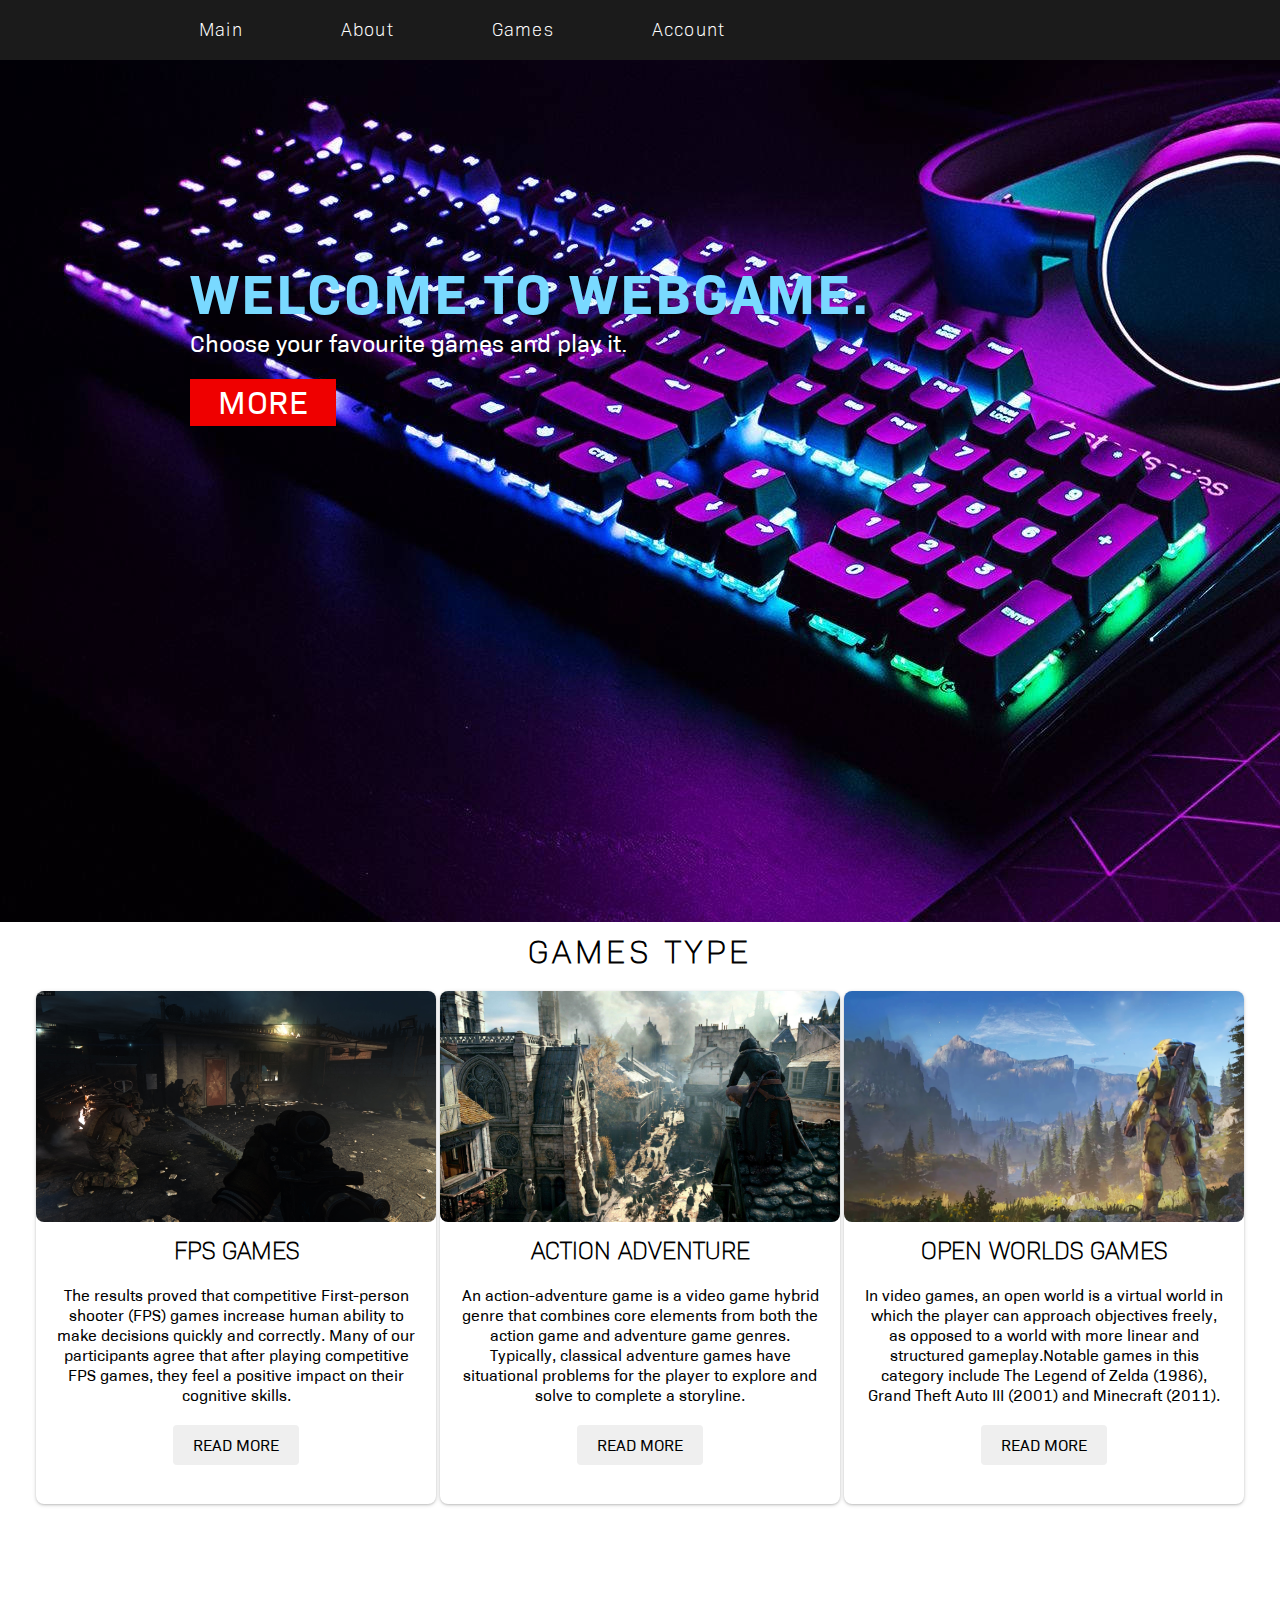
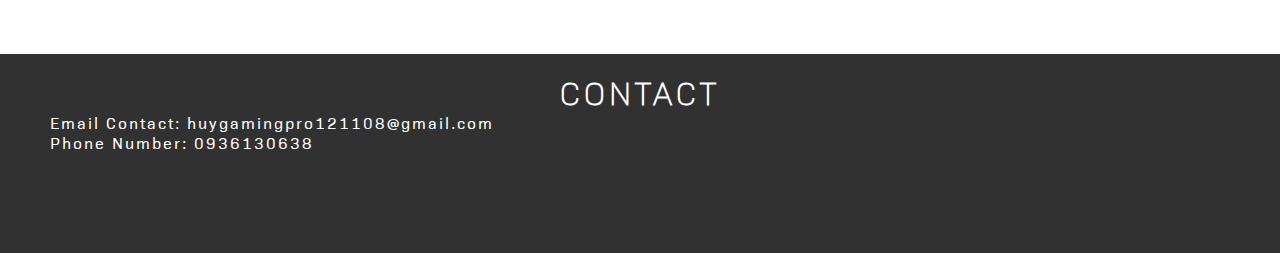
<file: index.html>
<!DOCTYPE html>
<html lang="en">

<head>
    <meta charset="UTF-8">
    <meta name="viewport" content="width=device-width, initial-scale=1.0">
    <title>Project Nexus</title>
    <link rel="stylesheet" href="./Assets/customize/header.css">
    <link rel="stylesheet" href="./Assets/customize/main.css">
    <link rel="stylesheet" href="./Assets/customize/footer.css">
</head>

<body>
    <div class="container">
        <nav>
            <ul class="menu">
                <li><a href="index.html">Main</a></li>
                <li><a href="about.html">About</a></li>
                <li><a href="games.html">Games</a>
                    <ul class="first-level-menu">
                        <li><a href="games.html">Open World</a></li>
                        <li><a href="games.html">Adven-Ac </a></li>
                        <li><a href="games.html">First Person</a>
                            <ul class="second-level-menu">
                                <li><a href="games.html">Call of Duty</a></li>
                                <li><a href="games.html">Counter-Strike</a></li>
                                <li><a href="">UI_OPTIONS_06</a></li>
                                <li><a href="">UI_OPTIONS_07</a></li>
                                <li><a href="">UI_OPTIONS_08</a></li>
                            </ul>
                        </li>
                    </ul>
                </li>
                <li><a href="">Account</a>
                    <ul class="second-level-menu">
                        <li><a href="sign-in.html">Login</a></li>
                        <li><a href="sign-up.html">Register</a></li>
                    </ul>
                </li>
            </ul>
        </nav>
        <div class="main-background">
            <h3>WELCOME TO WEBGAME.</h3>
            <p>
                Choose your favourite games and play it.
            </p>
            <a href="sign-in.html">MORE</a>
        </div>
    </div>
    <div class="game-type-introduce">
        <div>
            <h2>GAMES TYPE</h2>
        </div>
        <div class="box">
            <div class="card">
                <img src="./Assets/img/fps-game-001.jpg" alt="">
                <h3>FPS GAMES</h3>
                <p>The results proved that competitive First-person shooter (FPS) games increase human ability to make
                    decisions quickly and correctly. Many of our participants agree that after playing competitive FPS
                    games, they feel a positive impact on their cognitive skills.</p>
                <a href=""><button>READ MORE</button></a>
            </div>
            <div class="card">
                <img src="./Assets/img/ac-ad-game-001.jpg" alt="">
                <h3>ACTION ADVENTURE</h3>
                <p>An action-adventure game is a video game hybrid genre that combines core elements from both the
                    action game and adventure game genres.
                    Typically, classical adventure games have situational problems for the player to explore and solve
                    to complete a storyline. </p>
                <a href=""><button>READ MORE</button></a>
            </div>
            <div class="card">
                <img src="./Assets/img/open-world-game-001.jpg" alt="">
                <h3>OPEN WORLDS GAMES</h3>
                <p>In video games, an open world is a virtual world in which the player can approach objectives freely,
                 as opposed to a world with more linear and structured gameplay.Notable games in this category include The Legend of Zelda (1986), Grand Theft Auto III (2001) and Minecraft (2011).</p>
                <a href=""><button>READ MORE</button></a>
            </div>
        </div>
    </div>
    <div class="footer">
        <h2>CONTACT</h2>
        <p>Email Contact: huygamingpro121108@gmail.com</p>
        <p>Phone Number: 0936130638</p>
    </div>

    <script src="./Assets/JS/script.js"></script>
</body>

</html>
</file>
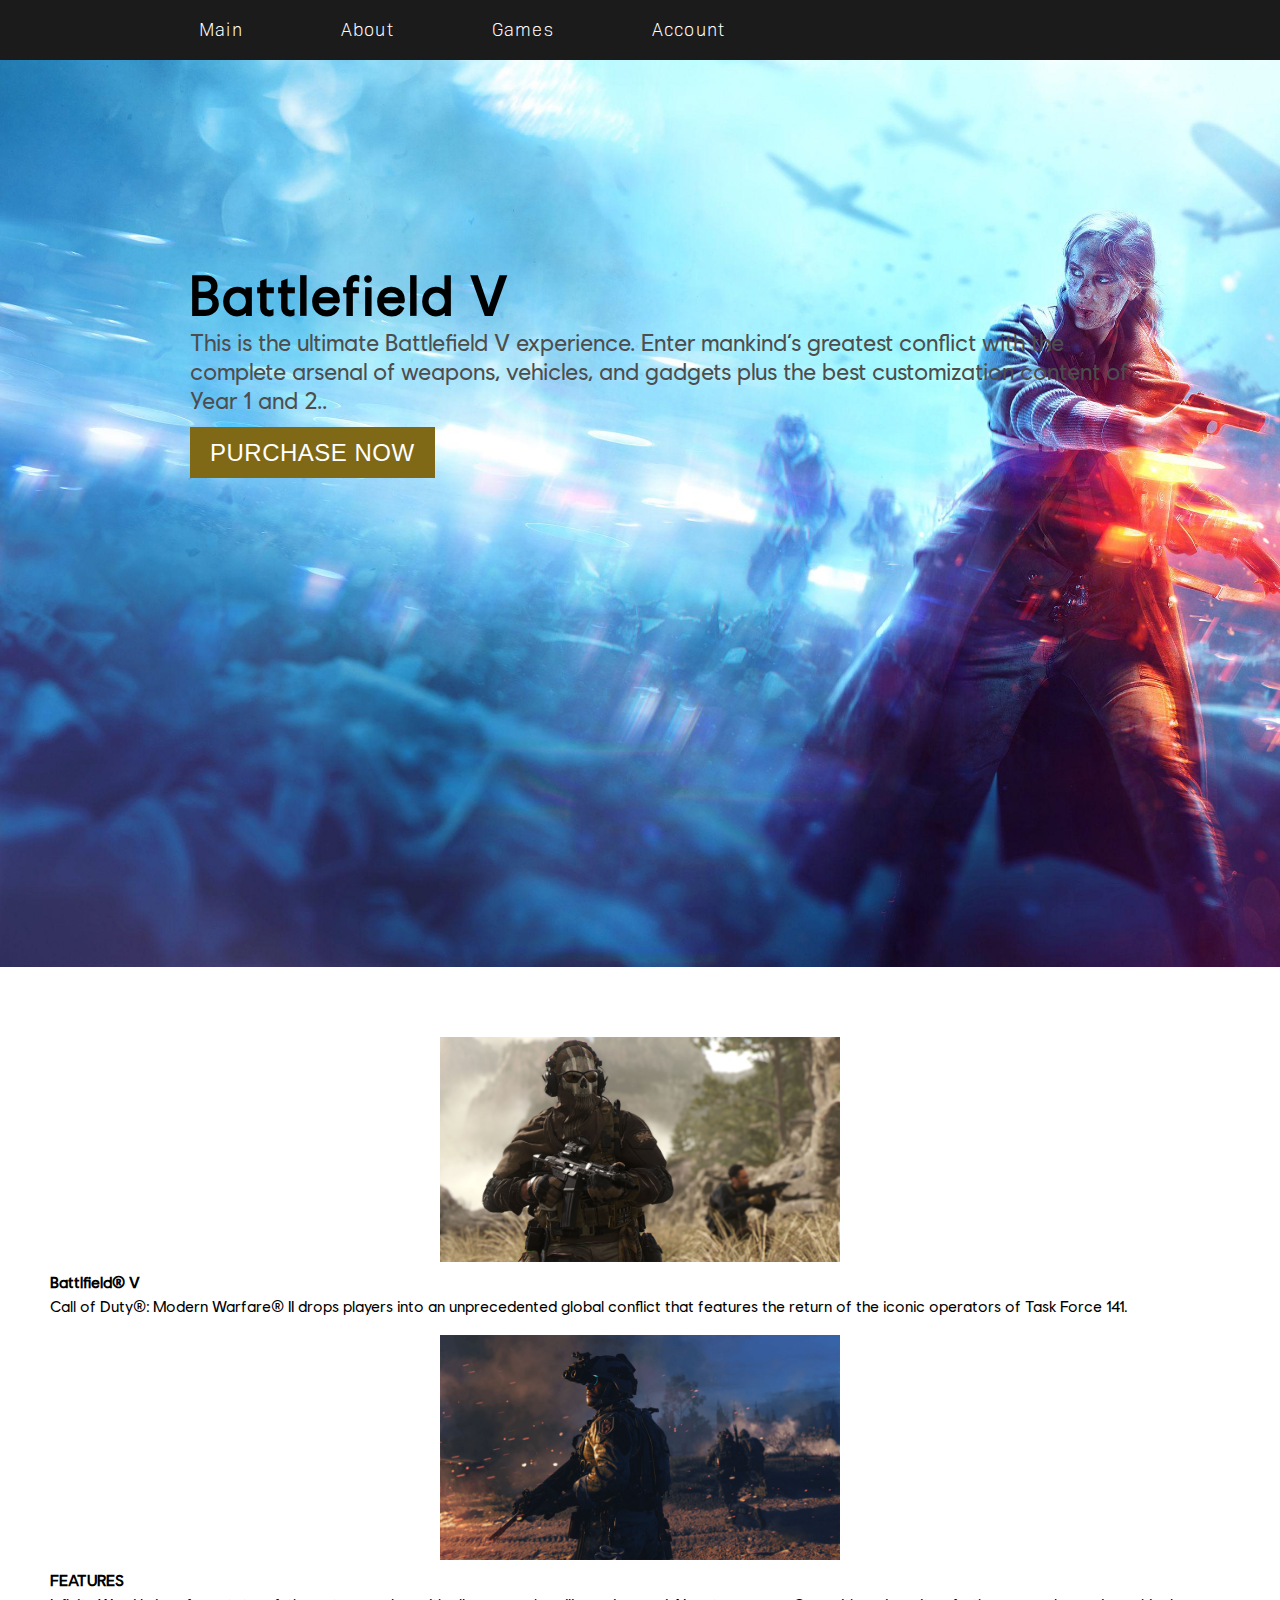
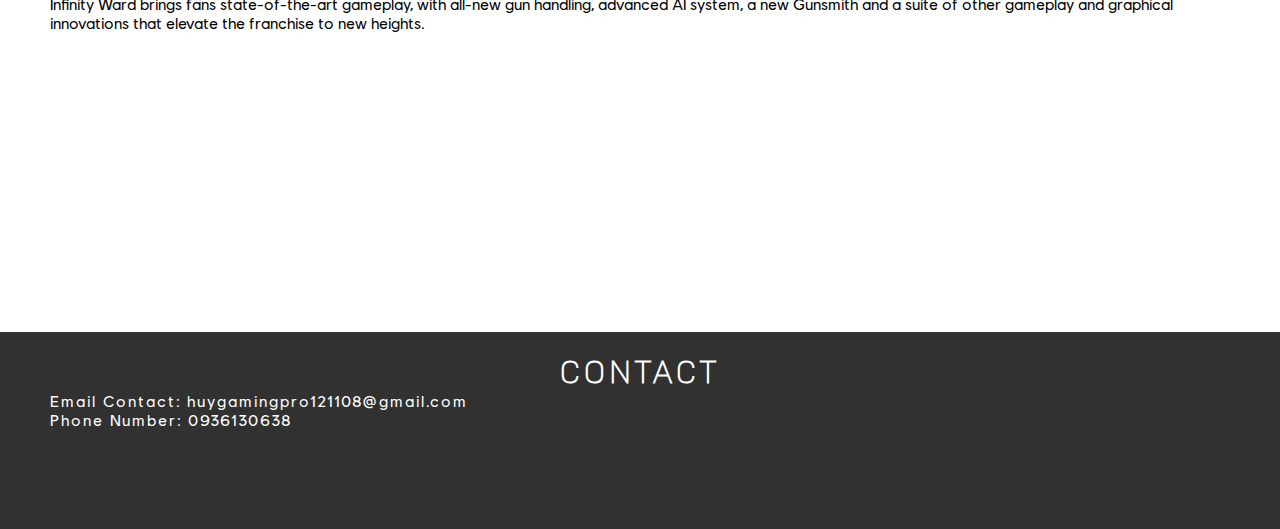
<file: games-battlefield-V.html>
<!DOCTYPE html>
<html lang="en">

<head>
    <meta charset="UTF-8">
    <meta name="viewport" content="width=device-width, initial-scale=1.0">
    <title>Project Nexus</title>
    <link rel="stylesheet" href="./Assets/customize/header.css">
    <link rel="stylesheet" href="./Assets/customize/games-battlefield-V.css">
    <link rel="stylesheet" href="./Assets/customize/footer.css">
</head>

<body>
    <div class="container">
        <nav>
            <ul class="menu">
                <li><a href="index.html">Main</a></li>
                <li><a href="about.html">About</a></li>
                <li><a href="games.html">Games</a>
                    <ul class="first-level-menu">
                        <li><a href="games.html">Open World</a></li>
                        <li><a href="games.html">Adven-Ac </a></li>
                        <li><a href="games.htmlgames.html">First Person</a>
                            <ul class="second-level-menu">
                                <li><a href="games.html">Call of Duty</a></li>
                                <li><a href="games.html">Counter-Strike</a></li>
                                <li><a href="games.html">UI_OPTIONS_06</a></li>
                                <li><a href="games.html">UI_OPTIONS_07</a></li>
                                <li><a href="games.html">UI_OPTIONS_08</a></li>
                            </ul>
                        </li>
                    </ul>
                </li>
                <li><a href="">Account</a>
                    <ul class="second-level-menu">
                        <li><a href="sign-in.html">Login</a></li>
                        <li><a href="sign-up.html">Register</a></li>
                    </ul>
                </li>
            </ul>
        </nav>
        <div class="main-background">
            <h3>Battlefield V</h3>
            <p style="padding-right:150px;">
                This is the ultimate Battlefield V experience. Enter mankind’s greatest conflict with the complete arsenal of weapons, vehicles, and gadgets plus the best customization content of Year 1 and 2..
            </p>
            <a href="">PURCHASE NOW</a>
        </div>
    </div>
    <div>
    <div class="A12B">
            <div class="promotion-box">
                <img src="./Assets/img/Modern-Warfare-II/new_era-mw2.jpg" alt="" class="picture-promo">
                <h4>Battlfield® V</h4>
                <p>Call of Duty®: Modern Warfare® II drops players into an unprecedented global conflict that features the return of the iconic operators of Task Force 141.</p>
            </div>
            <div class="promotion-box">
                <img src="./Assets/img/Modern-Warfare-II/new_era-features.jpg" alt="" class="picture-promo">
                <h4>FEATURES</h4>
                <p>Infinity Ward brings fans state-of-the-art gameplay, with all-new gun handling, advanced AI system, a new Gunsmith and a suite of other gameplay and graphical innovations that elevate the franchise to new heights.
                 </p>
            </div>
        </div>
    <div class="footer">
        <h2>CONTACT</h2>
        <p>Email Contact: huygamingpro121108@gmail.com</p>
        <p>Phone Number: 0936130638</p>
    </div>
</body>
</file>
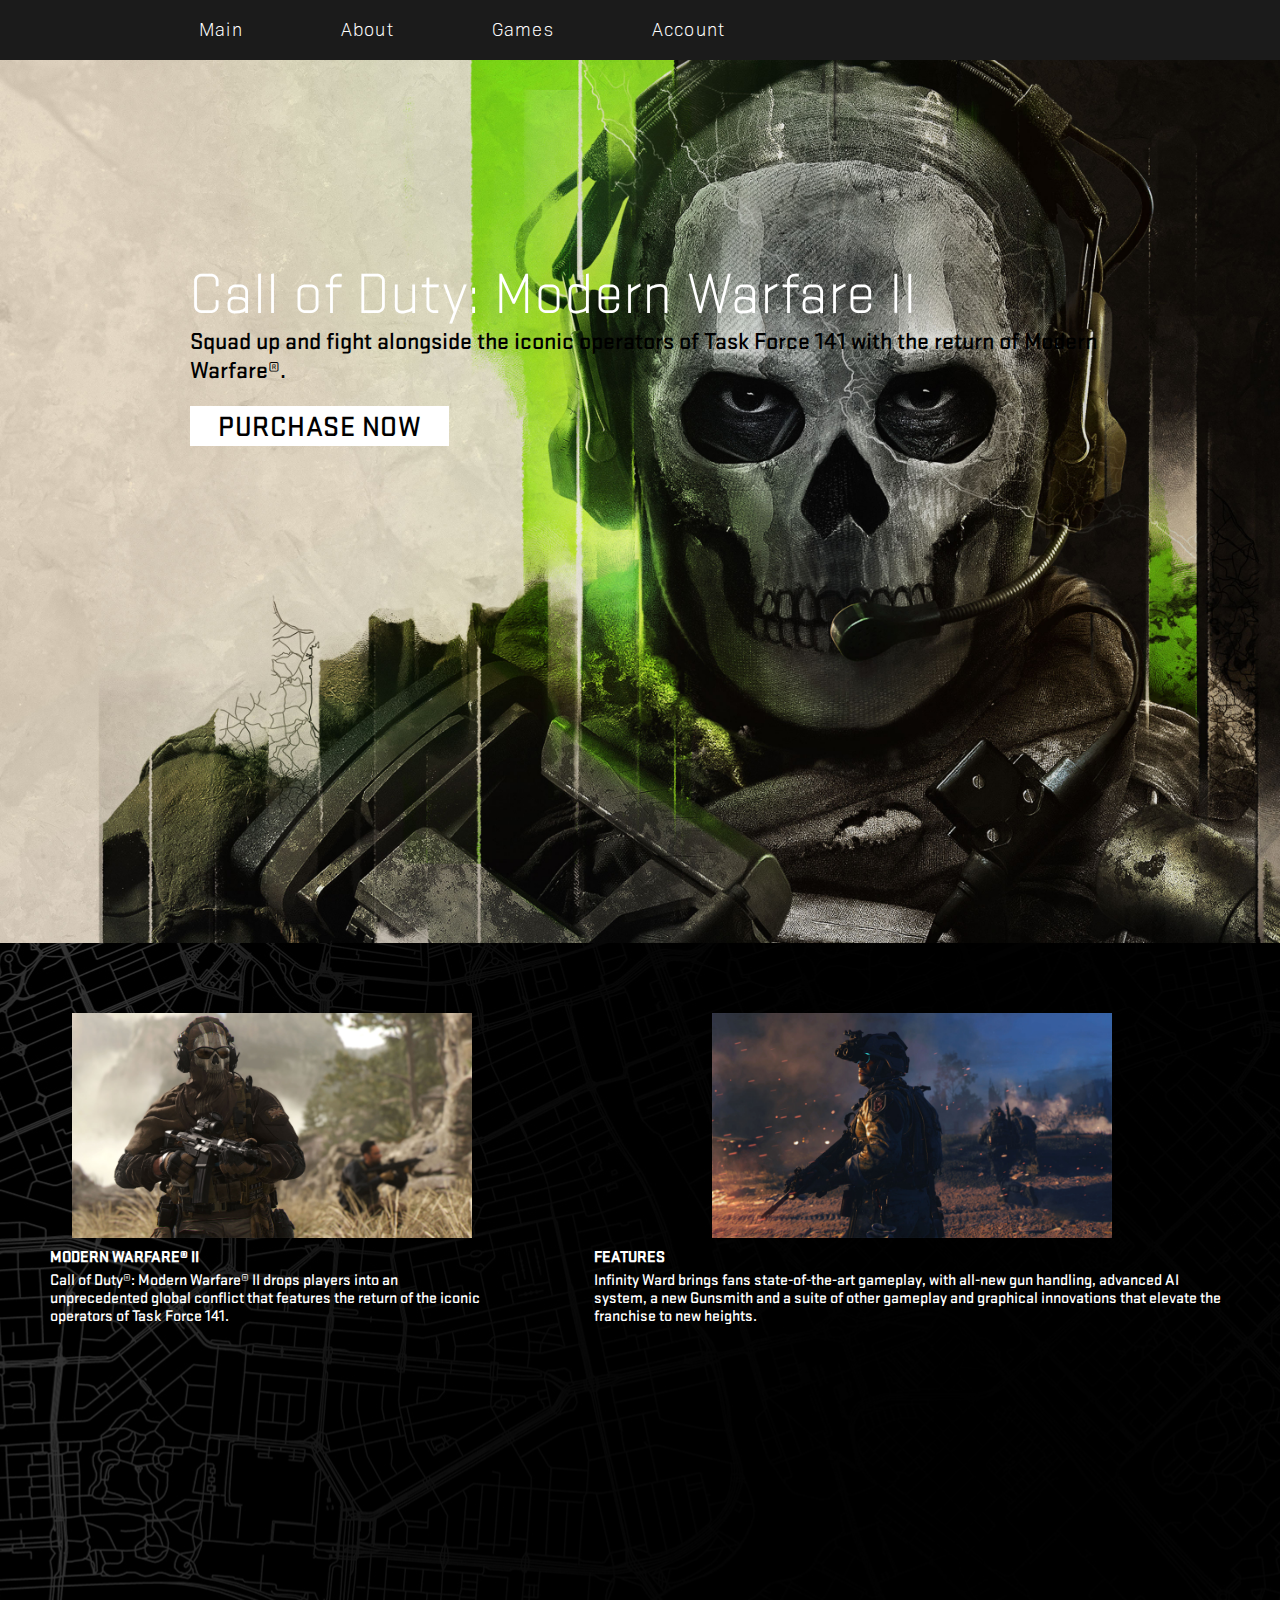
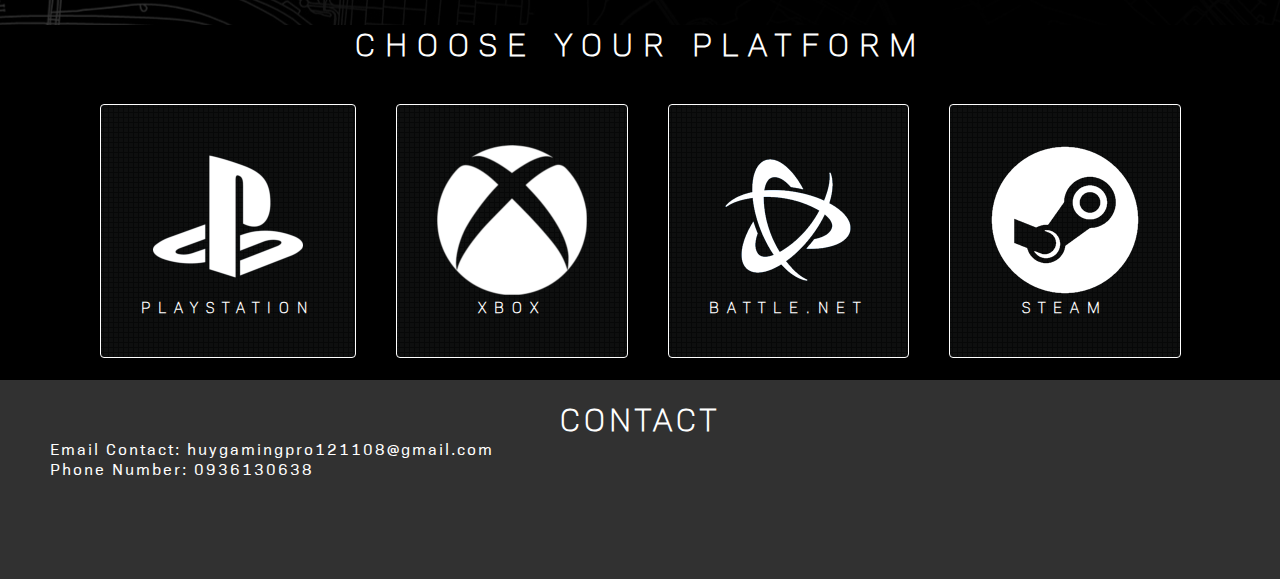
<file: games-modernwarfare-II.html>
<!DOCTYPE html>
<html lang="en">

<head>
    <meta charset="UTF-8">
    <meta name="viewport" content="width=device-width, initial-scale=1.0">
    <title>Project Nexus</title>
    <link rel="stylesheet" href="./Assets/customize/header.css">
    <link rel="stylesheet" href="./Assets/customize/games-modern-warfare-II.css">
    <link rel="stylesheet" href="./Assets/customize/footer.css">
</head>

<body>
    <div class="container">
        <nav>
            <ul class="menu">
                <li><a href="index.html">Main</a></li>
                <li><a href="about.html">About</a></li>
                <li><a href="games.html">Games</a>
                    <ul class="first-level-menu">
                        <li><a href="games.html">Open World</a></li>
                        <li><a href="games.html">Adven-Ac </a></li>
                        <li><a href="games.htmlgames.html">First Person</a>
                            <ul class="second-level-menu">
                                <li><a href="games.html">Call of Duty</a></li>
                                <li><a href="games.html">Counter-Strike</a></li>
                                <li><a href="games.html">UI_OPTIONS_06</a></li>
                                <li><a href="games.html">UI_OPTIONS_07</a></li>
                                <li><a href="games.html">UI_OPTIONS_08</a></li>
                            </ul>
                        </li>
                    </ul>
                </li>
                <li><a href="">Account</a>
                    <ul class="second-level-menu">
                        <li><a href="sign-in.html">Login</a></li>
                        <li><a href="sign-up.html">Register</a></li>
                    </ul>
                </li>
            </ul>
        </nav>
        <div class="main-background">
            <h3>Call of Duty: Modern Warfare II</h3>
            <p style="padding-right:150px;">
                Squad up and fight alongside the iconic operators of Task Force 141 with the return of Modern Warfare®.
            </p>
            <a href="">PURCHASE NOW</a>
        </div>
    </div>
    <div>
    <div class="A12B">
            <div class="promotion-box">
                <img src="./Assets/img/Modern-Warfare-II/new_era-mw2.jpg" alt="" class="picture-promo">
                <h4>MODERN WARFARE® II</h4>
                <p>Call of Duty®: Modern Warfare® II drops players into an unprecedented global conflict that features the return of the iconic operators of Task Force 141.</p>
            </div>
            <div class="promotion-box">
                <img src="./Assets/img/Modern-Warfare-II/new_era-features.jpg" alt="" class="picture-promo">
                <h4>FEATURES</h4>
                <p>Infinity Ward brings fans state-of-the-art gameplay, with all-new gun handling, advanced AI system, a new Gunsmith and a suite of other gameplay and graphical innovations that elevate the franchise to new heights.
                 </p>
            </div>
        </div>
        <div class='preorder-page'>
            <h2>CHOOSE YOUR PLATFORM</h2>
            <div class="preorder-box">
                <a href="https://store.playstation.com/en-us/concept/229182">
                <div id="play-station"style=""class="box-flex">
                <img src="./Assets/img/playstation-icon.png" alt="">
                <h3>PLAYSTATION</h3>
                </div>
                </a>
                <a href="https://www.xbox.com/en-US/games/store/call-of-duty-modern-warfare/C5DTJ99626K3">
                    <div id="xbox"style=""class="box-flex">
                        <img src="./Assets/img/xbox-icon.png" alt="">
                        <h3>XBOX</h3>
                </div>
                </a>
                <a href="https://us.shop.battle.net/en-us/product/call-of-duty-modern-warfare">
                    <div id="battledotnet"style=""class="box-flex">
                        <img src="./Assets/img/battle-net.png" alt="">
                        <h3>BATTLE.NET</h3>
                    </div>
                </a>
                <a href="https://store.steampowered.com/app/2000950/Call_of_Duty_Modern_Warfare/">
                    <div id="steam"style=""class="box-flex">
                    <img src="./Assets/img/steam.png" alt="">
                    <h3>STEAM</h3>
                    </div>
                </a>
            </div>
        </div>
    </div>
    <div class="footer">
        <h2>CONTACT</h2>
        <p>Email Contact: huygamingpro121108@gmail.com</p>
        <p>Phone Number: 0936130638</p>
    </div>
</body>
</file>
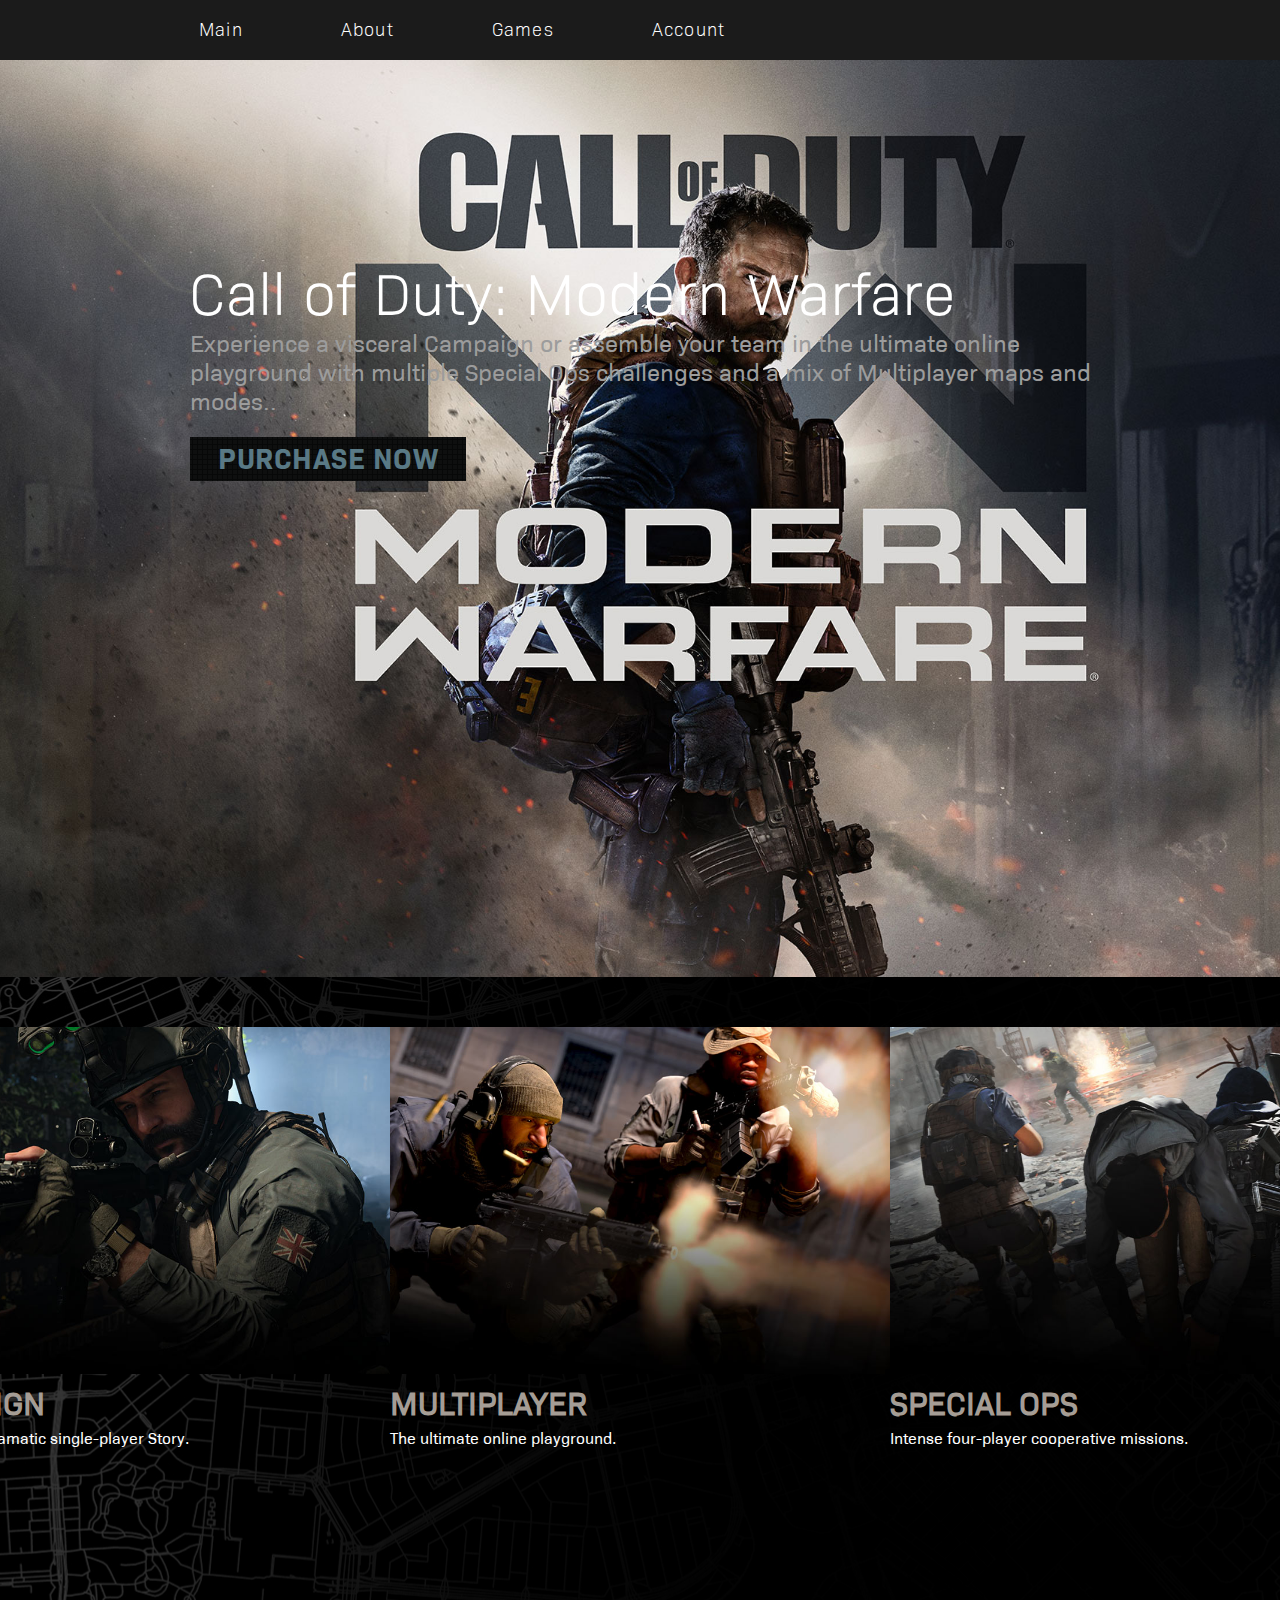
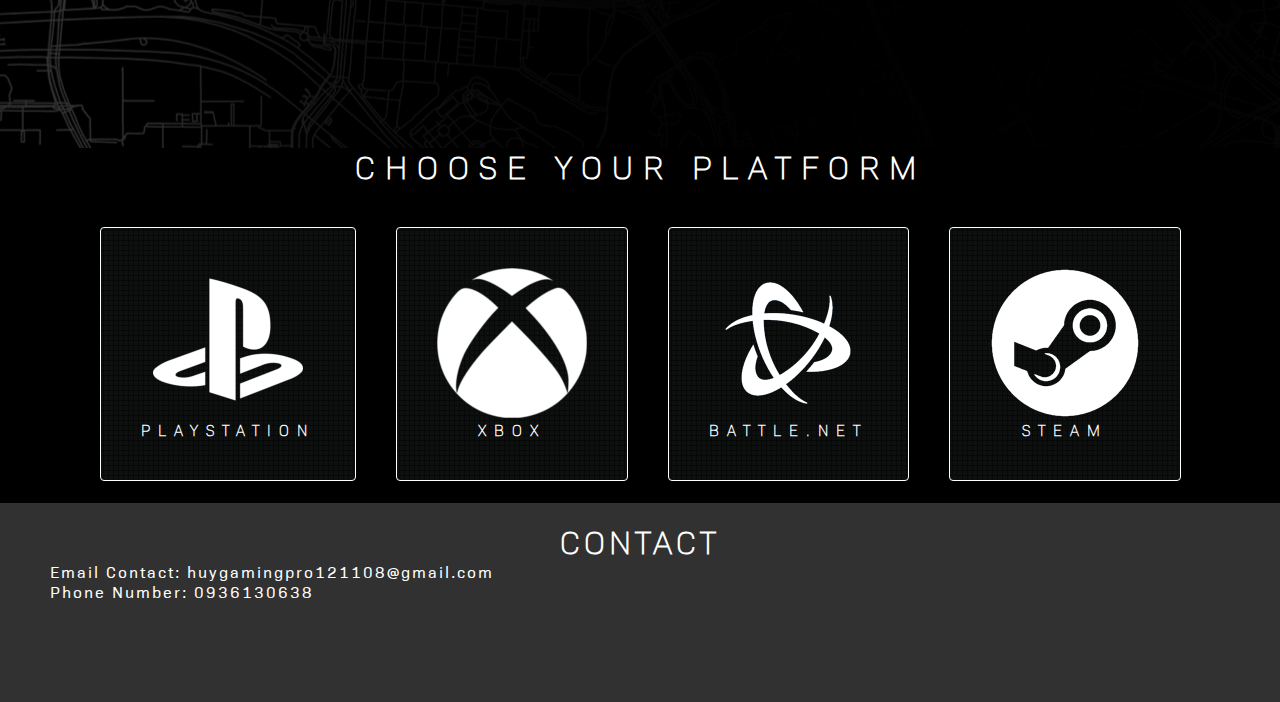
<file: games-modernwarfare.html>
<!DOCTYPE html>
<html lang="en">

<head>
    <meta charset="UTF-8">
    <meta name="viewport" content="width=device-width, initial-scale=1.0">
    <title>Project Nexus</title>
    <link rel="stylesheet" href="./Assets/customize/header.css">
    <link rel="stylesheet" href="./Assets/customize/games-modern-warfare.css">
    <link rel="stylesheet" href="./Assets/customize/footer.css">
</head>

<body>
    <div class="container">
        <nav>
            <ul class="menu">
                <li><a href="index.html">Main</a></li>
                <li><a href="about.html">About</a></li>
                <li><a href="games.html">Games</a>
                    <ul class="first-level-menu">
                        <li><a href="games.html">Open World</a></li>
                        <li><a href="games.html">Adven-Ac </a></li>
                        <li><a href="games.htmlgames.html">First Person</a>
                            <ul class="second-level-menu">
                                <li><a href="games.html">Call of Duty</a></li>
                                <li><a href="games.html">Counter-Strike</a></li>
                                <li><a href="games.html">UI_OPTIONS_06</a></li>
                                <li><a href="games.html">UI_OPTIONS_07</a></li>
                                <li><a href="games.html">UI_OPTIONS_08</a></li>
                            </ul>
                        </li>
                    </ul>
                </li>
                <li><a href="">Account</a>
                    <ul class="second-level-menu">
                        <li><a href="sign-in.html">Login</a></li>
                    </ul>
                </li>
            </ul>
        </nav>
        <div class="main-background">
            <h3>Call of Duty: Modern Warfare</h3>
            <p style="padding-right:150px;">
                Experience a visceral Campaign or assemble your team in the ultimate online playground with multiple Special Ops challenges and a mix of Multiplayer maps and modes..
            </p>
            <a href="">PURCHASE NOW</a>
        </div>
    </div>
    <div>
        <div class="A12B">
            <div class="promotion-box">
                <img src="./Assets/img/Modern-Warfare/pic-promo-MW-001.png" alt="" class="picture-promo">
                <h4>CAMPAIGN</h4>
                <p>Visceral and dramatic single-player Story.    </p>
            </div>
            <div class="promotion-box">
                <img src="./Assets/img/Modern-Warfare/pic-promo-MW-002.png" alt="" class="picture-promo">
                <h4>MULTIPLAYER</h4>
                <p>The ultimate online playground.</p>
            </div>
            <div class="promotion-box">
                <img src="./Assets/img/Modern-Warfare/pic-promo-MW-003.png" alt="" class="picture-promo">
                <h4>SPECIAL OPS</h4>
                <p>Intense four-player cooperative missions.​ </p>
            </div>
        </div>
        <div class='preorder-page'>
            <h2>CHOOSE YOUR PLATFORM</h2>
            <div class="preorder-box">
                <a href="https://store.playstation.com/en-us/concept/229182">
                <div id="play-station"style=""class="box-flex">
                <img src="./Assets/img/playstation-icon.png" alt="">
                <h3>PLAYSTATION</h3>
                </div>
                </a>
                <a href="https://www.xbox.com/en-US/games/store/call-of-duty-modern-warfare/C5DTJ99626K3">
                    <div id="xbox"style=""class="box-flex">
                        <img src="./Assets/img/xbox-icon.png" alt="">
                        <h3>XBOX</h3>
                </div>
                </a>
                <a href="https://us.shop.battle.net/en-us/product/call-of-duty-modern-warfare">
                    <div id="battledotnet"style=""class="box-flex">
                        <img src="./Assets/img/battle-net.png" alt="">
                        <h3>BATTLE.NET</h3>
                    </div>
                </a>
                <a href="https://store.steampowered.com/app/2000950/Call_of_Duty_Modern_Warfare/">
                    <div id="steam"style=""class="box-flex">
                    <img src="./Assets/img/steam.png" alt="">
                    <h3>STEAM</h3>
                    </div>
                </a>
            </div>
        </div>
    </div>
    <div class="footer">
        <h2>CONTACT</h2>
        <p>Email Contact: huygamingpro121108@gmail.com</p>
        <p>Phone Number: 0936130638</p>
    </div>
</body>
</file>
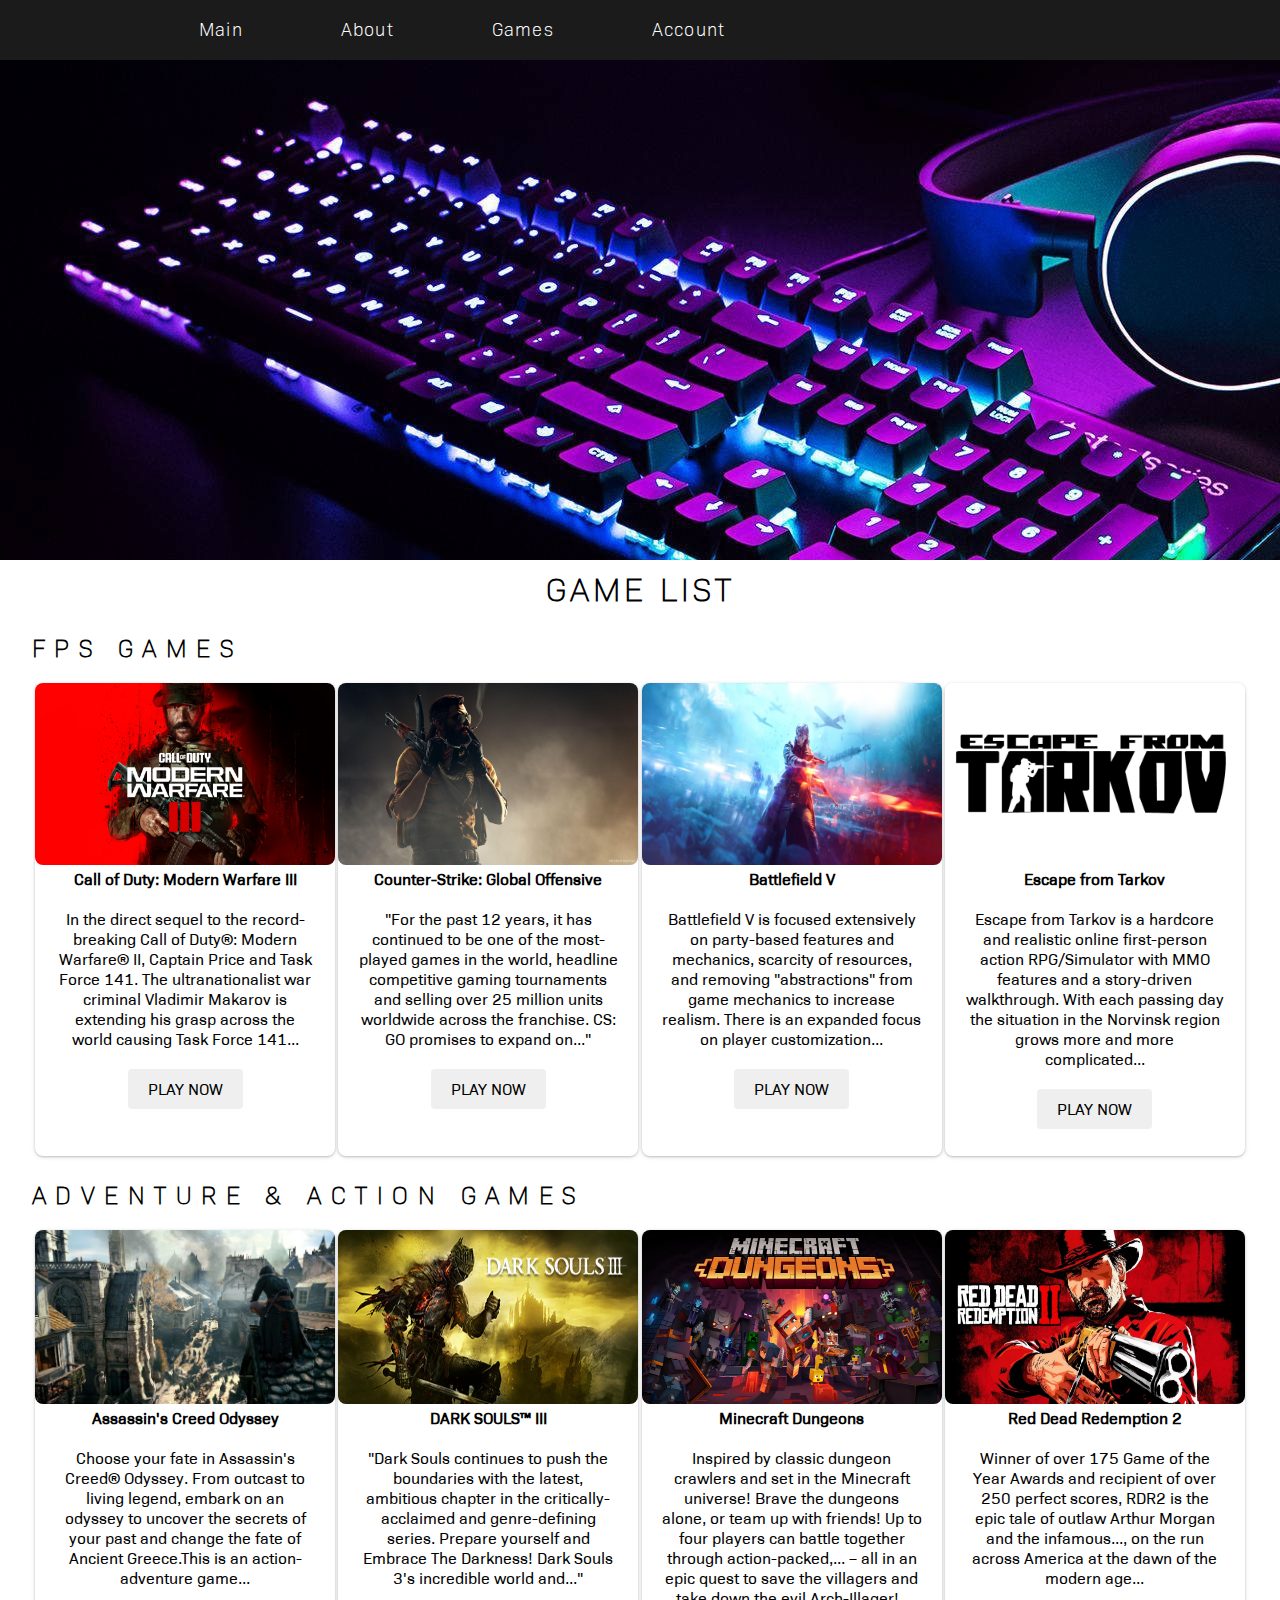
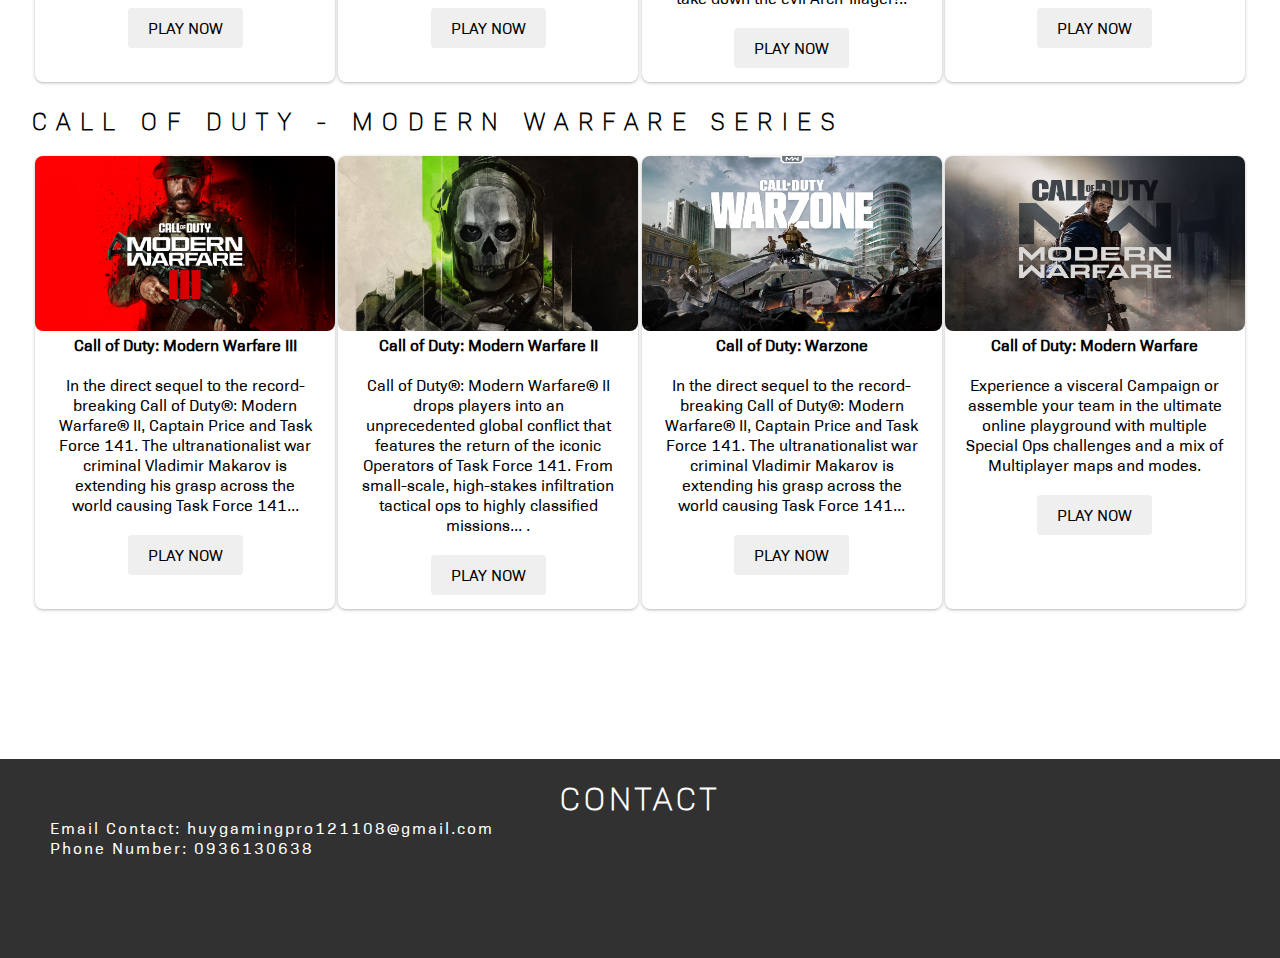
<file: games.html>
<!DOCTYPE html>
<html lang="en">

<head>
    <meta charset="UTF-8">
    <meta name="viewport" content="width=device-width, initial-scale=1.0">
    <title>Project Nexus</title>
    <link rel="stylesheet" href="./Assets/customize/header.css">
    <link rel="stylesheet" href="./Assets/customize/games.css">
    <link rel="stylesheet" href="./Assets/customize/footer.css">
</head>

<body>
    <div class="container">
        <nav>
            <ul class="menu">
                <li><a href="index.html">Main</a></li>
                <li><a href="about.html">About</a></li>
                <li><a href="games.html">Games</a>
                    <ul class="first-level-menu">
                        <li><a href="games.html">Open World</a></li>
                        <li><a href="games.html">Adven-Ac </a></li>
                        <li><a href="games.html">First Person</a>
                            <ul class="second-level-menu">
                                <li><a href="games.html">Call of Duty</a></li>
                                <li><a href="games.html">Counter-Strike</a></li>
                                <li><a href="">UI_OPTIONS_06</a></li>
                                <li><a href="">UI_OPTIONS_07</a></li>
                                <li><a href="">UI_OPTIONS_08</a></li>
                            </ul>
                        </li>
                    </ul>
                </li>
                <li><a href="">Account</a>
                    <ul class="second-level-menu">
                        <li><a href="sign-in.html">Login</a></li>
                        <li><a href="sign-up.html">Register</a></li>
                    </ul>
                </li>
            </ul>
        </nav>
    </div>
    <div class="games-list">
        <div>
            <h2>GAME LIST</h2>
        </div>
        <h3>FPS GAMES</h3>
        <div class="box">
            <div class="card">
                <img src="./Assets/img/picture-activision-modern-warfare-iii.jpg" alt="">
                <h4>Call of Duty: Modern Warfare III</h4>
                <p>In the direct sequel to the record-breaking Call of Duty®: Modern Warfare® II, Captain Price and Task Force 141. The ultranationalist war criminal Vladimir Makarov is extending his grasp across the world causing Task Force 141...</p>
                <a href="games-modernwarfare-II.html"><button>PLAY NOW</button></a>
            </div>
            <div class="card">
                <img src="./Assets/img/picture-counter-strike-global.jpg" alt="">
                <h4>Counter-Strike: Global Offensive</h4>
                <p>"For the past 12 years, it has continued to be one of the most-played games in the world, headline competitive gaming tournaments and selling over 25 million units worldwide across the franchise. CS: GO promises to expand on..."</p>
                <a href=""><button>PLAY NOW</button></a>
            </div>
            <div class="card">
                <img src="./Assets/img/picture-ea-games-battlefield-v.jpg" alt="">
                <h4>Battlefield V</h4>
                <p>Battlefield V is focused extensively on party-based features and mechanics, scarcity of resources, and removing "abstractions" from game mechanics to increase realism. There is an expanded focus on player customization...</p>
                <a href="games-battlefield-V.html"><button>PLAY NOW</button></a>
            </div>
            <div class="card">
                <img src="./Assets/img/picture-bethesda-escape-from-tarkov.jpg" alt="">
                <h4>Escape from Tarkov</h4>
                <p>Escape from Tarkov is a hardcore and realistic online first-person action RPG/Simulator with MMO features and a story-driven walkthrough.

                With each passing day the situation in the Norvinsk region grows more and more complicated...</p>
                <a href=""><button>PLAY NOW</button></a>
            </div>
        </div>
        <div class="barrier">

        </div>
        <h3>ADVENTURE & ACTION GAMES</h3>
        <div class="box">
            <div class="card">
                <img src="./Assets/img/ac-ad-game-001.jpg" alt="">
                <h4>Assassin's Creed Odyssey</h4>
                <p>Choose your fate in Assassin's Creed® Odyssey. From outcast to living legend, embark on an odyssey to uncover the secrets of your past and change the fate of Ancient Greece.This is an action-adventure game...</p>
                <a href="games-assassin-creed-odyssey.html"><button>PLAY NOW</button></a>
            </div>
            <div class="card">
                <img src="./Assets/img/picture-dark-soul-3.jpg" alt="">
                <h4>DARK SOULS™ III</h4>
                <p>"Dark Souls continues to push the boundaries with the latest, ambitious chapter in the critically-acclaimed and genre-defining series. Prepare yourself and Embrace The Darkness! Dark Souls 3's incredible world and..."</p>
                <a href=""><button>PLAY NOW</button></a>
            </div>
            <div class="card">
                <img src="./Assets/img/Minecraft-Dungeons/picture-minecraft-dungeons.avif" alt="">
                <h4>Minecraft Dungeons</h4>
                <p>Inspired by classic dungeon crawlers and set in the Minecraft universe! Brave the dungeons alone, or team up with friends! Up to four players can battle together through action-packed,... – all in an epic quest to save the villagers and take down the evil Arch-Illager!..</p>
                <a href=""><button>PLAY NOW</button></a>
            </div>
            <div class="card">
                <img src="./Assets/img/Red-Dead-Redemption/picture-red-dead-redemption-2.jpg" alt="">
                <h4>Red Dead Redemption 2</h4>
                <p>Winner of over 175 Game of the Year Awards and recipient of over 250 perfect scores, RDR2 is the epic tale of outlaw Arthur Morgan and the infamous..., on the run across America at the dawn of the modern age...</p>
                <a href=""><button>PLAY NOW</button></a>
            </div>
        </div>
        <h3>CALL OF DUTY - MODERN WARFARE SERIES</h3>
        <div class="box">
            <div class="card">
                <img src="./Assets/img/picture-activision-modern-warfare-iii.jpg" alt="">
                <h4>Call of Duty: Modern Warfare III</h4>
                <p>In the direct sequel to the record-breaking Call of Duty®: Modern Warfare® II, Captain Price and Task Force 141. The ultranationalist war criminal Vladimir Makarov is extending his grasp across the world causing Task Force 141...</p>
                <a href="games-modernwarfare-III.html"><button>PLAY NOW</button></a>
            </div>
            <div class="card">
                <img src="./Assets/img/Modern-Warfare-II/picture-activision-modern-warfare-ii.png" alt="">
                <h4>Call of Duty: Modern Warfare II</h4>
                <p>Call of Duty®: Modern Warfare® II drops players into an unprecedented global conflict that features the return of the iconic Operators of Task Force 141. From small-scale, high-stakes infiltration tactical ops to highly classified missions...                    .</p>
                <a href="games-modernwarfare-II.html"><button>PLAY NOW</button></a>
            </div>
            <div class="card">
                <img src="./Assets/img/picture-activision-warzone-2020.jpg" alt="">
                <h4>Call of Duty: Warzone</h4>
                <p>In the direct sequel to the record-breaking Call of Duty®: Modern Warfare® II, Captain Price and Task Force 141. The ultranationalist war criminal Vladimir Makarov is extending his grasp across the world causing Task Force 141...</p>
                <a href="games-warzone.html"><button>PLAY NOW</button></a>
            </div>
            <div class="card">
                <img src="./Assets/img/picture-activision-modern-warfare.png" alt="">
                <h4>Call of Duty: Modern Warfare </h4>
                <p>Experience a visceral Campaign or assemble your team in the ultimate online playground with multiple Special Ops challenges and a mix of Multiplayer maps and modes.</p>
                <a href="games-modernwarfare.html"><button>PLAY NOW</button></a>
            </div>
        </div>
    </div>
    <div class="footer">
        <h2>CONTACT</h2>
        <p>Email Contact: huygamingpro121108@gmail.com</p>
        <p>Phone Number: 0936130638</p>
    </div>

    <script src="./Assets/JS/script.js"></script>
</body>

</html>
</file>
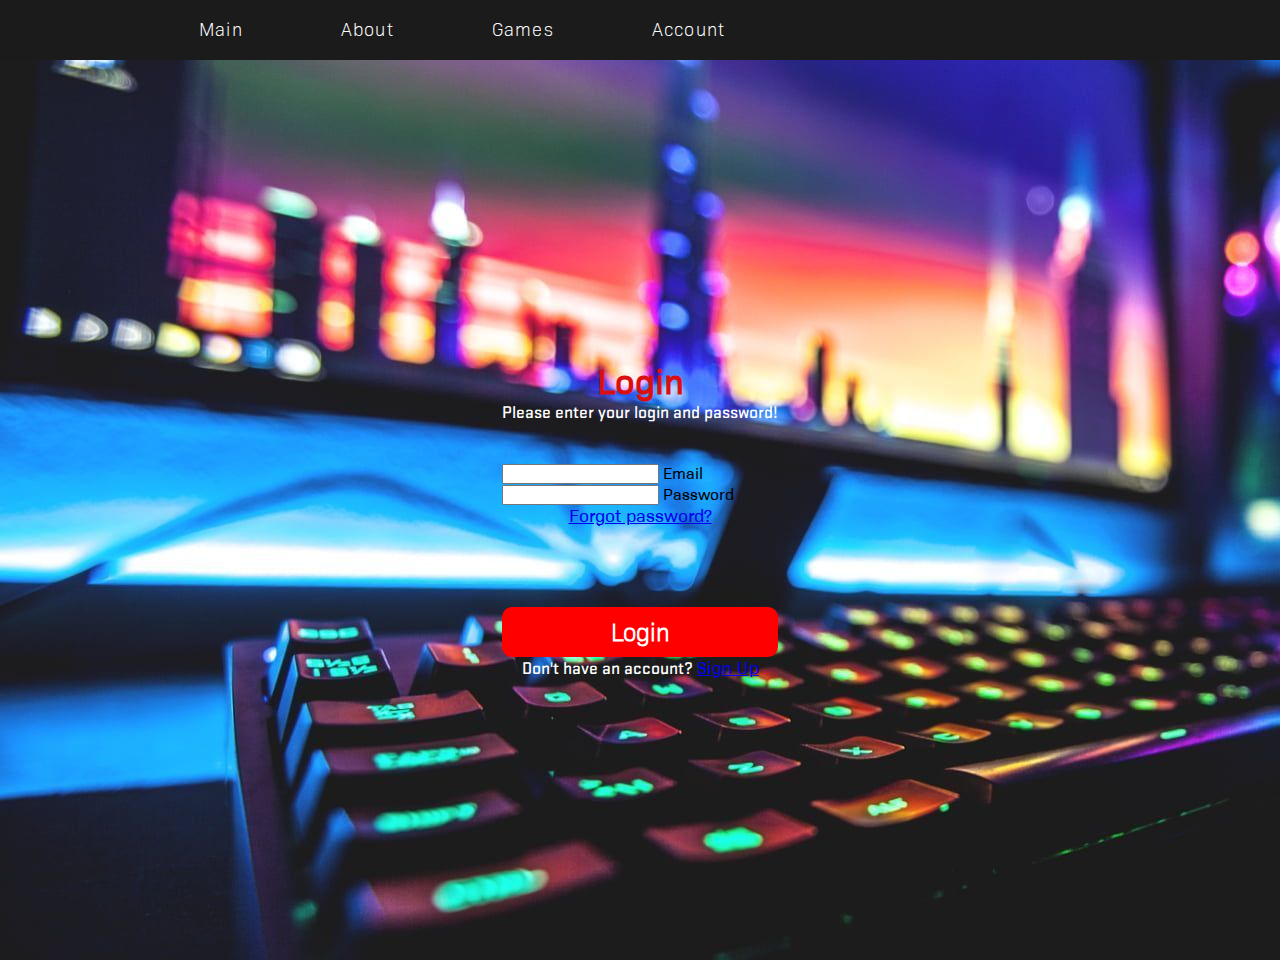
<file: sign-in-bootstrap.html>
<!DOCTYPE html>
<html lang="en">

<head>
    <meta charset="UTF-8">
    <meta name="viewport" content="width=device-width, initial-scale=1.0">
    <title>Project Nexus</title>
    <link rel="stylesheet" href="./Assets/customize/header.css">
    <link rel="stylesheet" href="./Assets/customize/sign-in.css">
    <link rel="stylesheet" href="./Assets/customize/footer.css">
    <link href="https://cdn.jsdelivr.net/npm/bootstrap@5.3.2/dist/css/bootstrap.min.css" rel="stylesheet"
        integrity="sha384-T3c6CoIi6uLrA9TneNEoa7RxnatzjcDSCmG1MXxSR1GAsXEV/Dwwykc2MPK8M2HN" crossorigin="anonymous">
    <script src="https://cdn.jsdelivr.net/npm/bootstrap@5.3.2/dist/js/bootstrap.bundle.min.js"
        integrity="sha384-C6RzsynM9kWDrMNeT87bh95OGNyZPhcTNXj1NW7RuBCsyN/o0jlpcV8Qyq46cDfL"
        crossorigin="anonymous"></script>
    <script src="https://cdn.jsdelivr.net/npm/@popperjs/core@2.11.8/dist/umd/popper.min.js"
        integrity="sha384-I7E8VVD/ismYTF4hNIPjVp/Zjvgyol6VFvRkX/vR+Vc4jQkC+hVqc2pM8ODewa9r"
        crossorigin="anonymous"></script>
    <script src="https://cdn.jsdelivr.net/npm/bootstrap@5.3.2/dist/js/bootstrap.min.js"
        integrity="sha384-BBtl+eGJRgqQAUMxJ7pMwbEyER4l1g+O15P+16Ep7Q9Q+zqX6gSbd85u4mG4QzX+"
        crossorigin="anonymous"></script>
</head>

<body>
    <div class="global-main">
        <nav>
            <ul class="menu">
                <li><a href="index.html">Main</a></li>
                <li><a href="about.html">About</a></li>
                <li><a href="games.html">Games</a>
                    <ul class="first-level-menu">
                        <li><a href="">Open World</a></li>
                        <li><a href="">Adven-Ac </a></li>
                        <li><a href="">First Person</a>
                            <ul class="second-level-menu">
                                <li><a href="games.html">Call of Duty</a></li>
                                <li><a href="games.html">Counter-Strike</a></li>
                                <li><a href="">UI_OPTIONS_06</a></li>
                                <li><a href="">UI_OPTIONS_07</a></li>
                                <li><a href="">UI_OPTIONS_08</a></li>
                            </ul>
                        </li>
                    </ul>
                </li>
                <li><a href="">Account</a>
                    <ul class="second-level-menu">
                        <li><a href="sign-in.html">Login</a></li>
                        <li><a href="sign-up.html">Register</a></li>
                    </ul>
                </li>
            </ul>
        </nav>
    <form>
        <div id="login-container">
            <section class="vh-70 gradient-custom">
                <div class="container py-5 h-100">
                    <div class="row d-flex justify-content-center align-items-center h-100">
                        <div class="col-12 col-md-8 col-lg-6 col-xl-5">
                            <div class="card bg-dark text-white" style="border-radius: 1rem;">
                                <div class="card-body p-5 text-center">

                                    <div class="mb-md-5 mt-md-4 pb-5">

                                        <h2 class="fw-bold mb-2 text-uppercase text-white">Login</h2>
                                        <p class="text-white-50 mb-5">Please enter your login and password!</p>

                                        <div class="form-outline form-white mb-4">
                                            <input type="email" id="typeEmailX" class="form-control form-control-lg" />
                                            <label class="form-label text-white" for="typeEmailX">Email</label>
                                        </div>

                                        <div class="form-outline form-white mb-4">
                                            <input type="password" id="typePasswordX"
                                                class="form-control form-control-lg" />
                                            <label class="form-label text-white" for="typePasswordX">Password</label>
                                        </div>

                                        <p class="small mb-5 pb-lg-2"><a class="text-white-50" href="#!">Forgot
                                                password?</a></p>

                                        <button class="btn btn-outline-light btn-lg px-5" type="submit">Login</button>

                                        <div class="d-flex justify-content-center text-center mt-4 pt-1">
                                            <a href="#!" class="text-white"><i class="fab fa-facebook-f fa-lg"></i></a>
                                            <a href="#!" class="text-white"><i
                                                    class="fab fa-twitter fa-lg mx-4 px-2"></i></a>
                                            <a href="#!" class="text-white"><i class="fab fa-google fa-lg"></i></a>
                                        </div>

                                    </div>

                                    <div>
                                        <p class="mb-0 text-white">Don't have an account? <a href="#!"
                                                class="text-white-50 fw-bold">Sign Up</a>
                                        </p>
                                    </div>

                                </div>
                            </div>
                        </div>
                    </div>
                </div>
            </section>
        </div>
    </div>
    </form>
    <script src="./Assets/JS/login-data.js"></script>
</body>
</file>
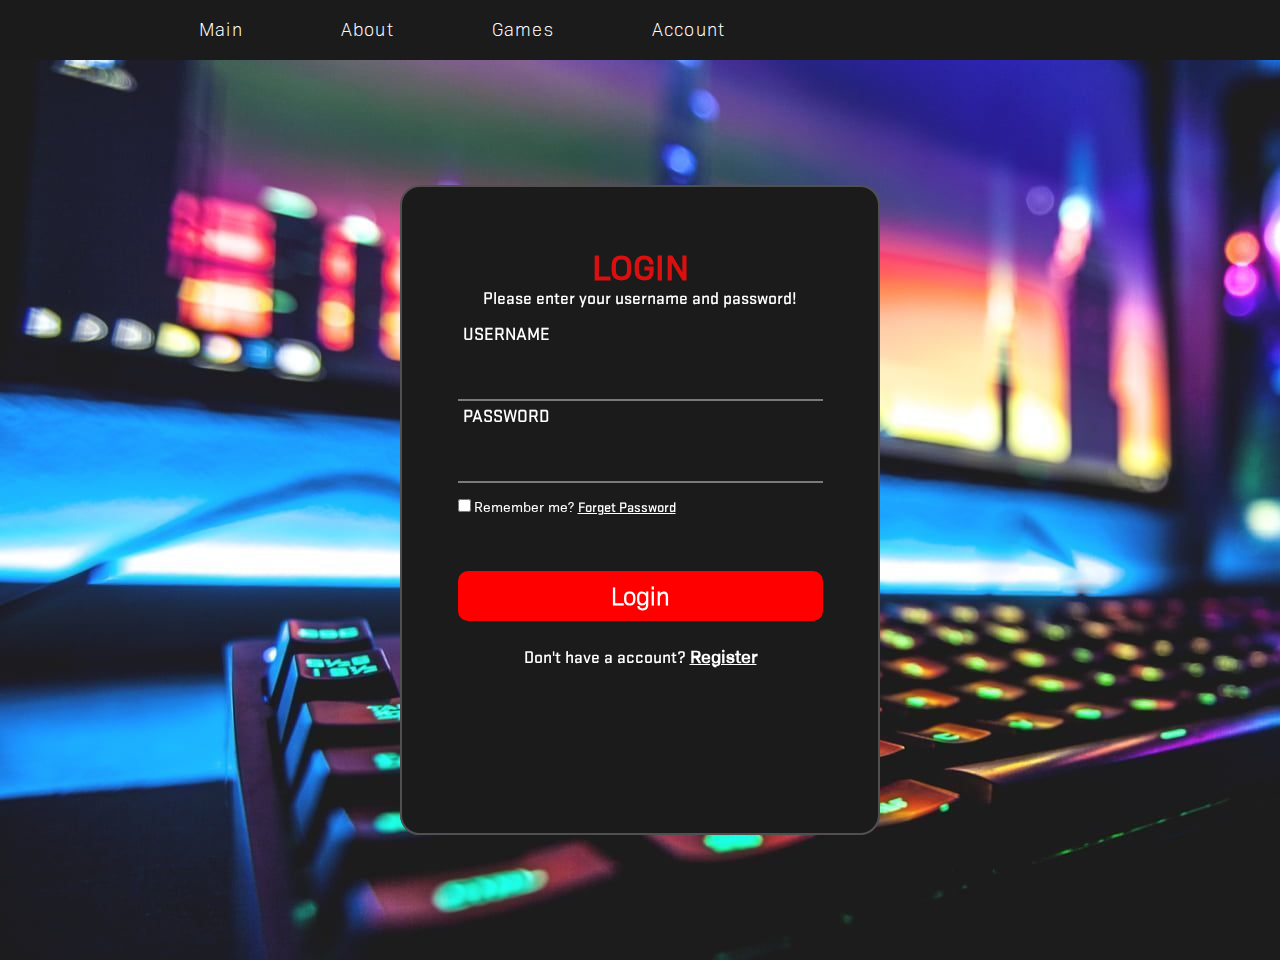
<file: sign-in.html>
<!DOCTYPE html>
<html lang="en">

<head>
    <meta charset="UTF-8">
    <meta name="viewport" content="width=device-width, initial-scale=1.0">
    <title>Project Nexus</title>
    <link rel="stylesheet" href="./Assets/customize/header.css">
    <link rel="stylesheet" href="./Assets/customize/sign-in.css">
    <link rel="stylesheet" href="./Assets/customize/footer.css">
    <!-- <script src="https://cdn.tailwindcss.com"></script> -->
</head>

<body>
    <div class="global-main">
        <nav>
            <ul class="menu">
                <li><a href="index.html">Main</a></li>
                <li><a href="about.html">About</a></li>
                <li><a href="games.html">Games</a>
                    <ul class="first-level-menu">
                        <li><a href="">Open World</a></li>
                        <li><a href="">Adven-Ac </a></li>
                        <li><a href="">First Person</a>
                            <ul class="second-level-menu">
                                <li><a href="games.html">Call of Duty</a></li>
                                <li><a href="games.html">Counter-Strike</a></li>
                                <li><a href="">UI_OPTIONS_06</a></li>
                                <li><a href="">UI_OPTIONS_07</a></li>
                                <li><a href="">UI_OPTIONS_08</a></li>
                            </ul>
                        </li>
                    </ul>
                </li>
                <li><a href="">Account</a>
                    <ul class="second-level-menu">
                        <li><a href="sign-in.html">Login</a></li>
                        <li><a href="sign-up.html">Register</a></li>
                    </ul>
                </li>
            </ul>
        </nav>

        <section>
            <div class="form-box">
                <div class="form-value">
                    <form action="" id="login-form">
                        <h2>LOGIN</h2>
                        <p>Please enter your username and password!</p>
                        <div class="inputbox">
                            <ion-icon name="mail-outline"></ion-icon>
                            <input type="text" id="username" required>
                            <label for="username">USERNAME</label>
                        </div>
                        <div class="inputbox">
                            <ion-icon name="lock-closed-outline"></ion-icon>
                            <input type="password" id="password" required>
                            <label for="password" >PASSWORD</label>
                        </div>
                        
                        <div class="forget">
                            <label for=""><input type="checkbox">Remember me? <a href="#">Forget Password</a></label>
                        </div>
                        <div id="message"></div>
                        <button type="submit">Login</button>
                        <div class="register">
                            <p>Don't have a account? <a href="#">Register</a></p>
                        </div>
                    </form>
                    <style>
                    </style>
                    
                </div>
            </div>
        </section>

    <script src="./Assets/JS/login-data.js"></script>
</body>
</file>
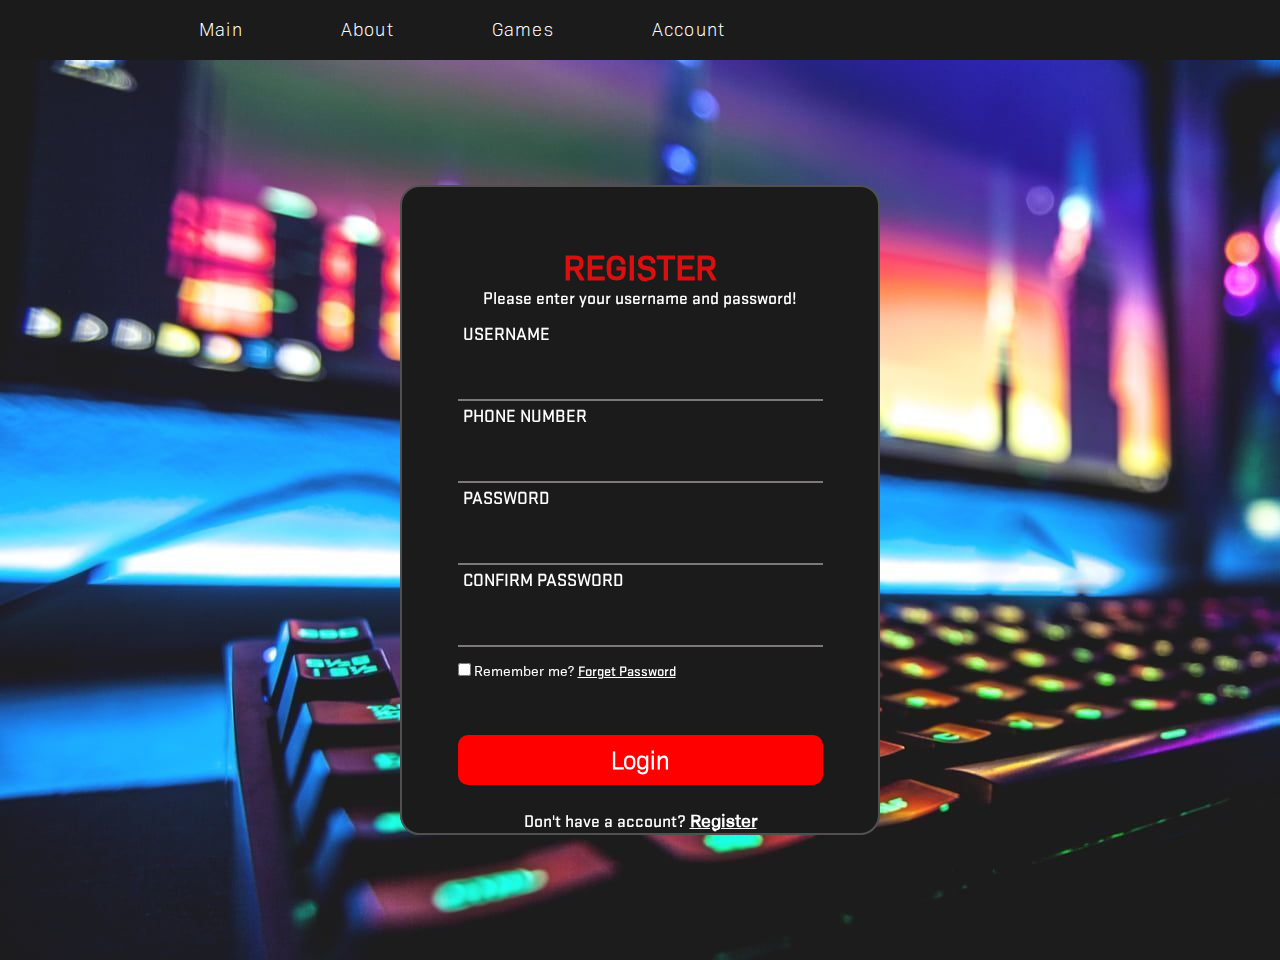
<file: sign-up.html>
<!DOCTYPE html>
<html lang="en">

<head>
    <meta charset="UTF-8">
    <meta name="viewport" content="width=device-width, initial-scale=1.0">
    <title>Project Nexus</title>
    <link rel="stylesheet" href="./Assets/customize/header.css">
    <link rel="stylesheet" href="./Assets/customize/sign-in.css">
    <link rel="stylesheet" href="./Assets/customize/footer.css">
</head>

<body>
    <div class="global-main">
        <nav>
            <ul class="menu">
                <li><a href="index.html">Main</a></li>
                <li><a href="about.html">About</a></li>
                <li><a href="games.html">Games</a>
                    <ul class="first-level-menu">
                        <li><a href="">Open World</a></li>
                        <li><a href="">Adven-Ac </a></li>
                        <li><a href="">First Person</a>
                            <ul class="second-level-menu">
                                <li><a href="games.html">Call of Duty</a></li>
                                <li><a href="games.html">Counter-Strike</a></li>
                                <li><a href="">UI_OPTIONS_06</a></li>
                                <li><a href="">UI_OPTIONS_07</a></li>
                                <li><a href="">UI_OPTIONS_08</a></li>
                            </ul>
                        </li>
                    </ul>
                </li>
                <li><a href="">Account</a>
                    <ul class="second-level-menu">
                        <li><a href="sign-in.html">Login</a></li>
                        <li><a href="sign-up.html">Register</a></li>
                    </ul>
                </li>
            </ul>
        </nav>

        <section>
            <div class="form-box">
                <div class="form-value">
                    <form action="">
                        <h2>REGISTER</h2>
                        <p>Please enter your username and password!</p>
                        <div class="inputbox">
                            <ion-icon name="mail-outline"></ion-icon>
                            <input type="text" required>
                            <label for="">USERNAME</label>
                        </div>
                        <div class="inputbox">
                            <ion-icon name="mail-outline"></ion-icon>
                            <input type="text" required>
                            <label for="">PHONE NUMBER</label>
                        </div>
                        <div class="inputbox">
                            <ion-icon name="lock-closed-outline"></ion-icon>
                            <input type="password" required>
                            <label for="" >PASSWORD</label>
                        </div>
                        <div class="inputbox">
                            <ion-icon name="lock-closed-outline"></ion-icon>
                            <input type="password" required>
                            <label for="" >CONFIRM PASSWORD</label>
                        </div>
                        <div class="forget">
                            <label for=""><input type="checkbox">Remember me? <a href="#">Forget Password</a></label>
                          
                        </div>
                        <a href=""><button>Login</button></a>
                        <div class="register">
                            <p>Don't have a account? <a href="#">Register</a></p>
                        </div>
                    </form>
                </div>
            </div>
        </section>

    <script src="./Assets/JS/login-data.js"></script>
</body>
</file>
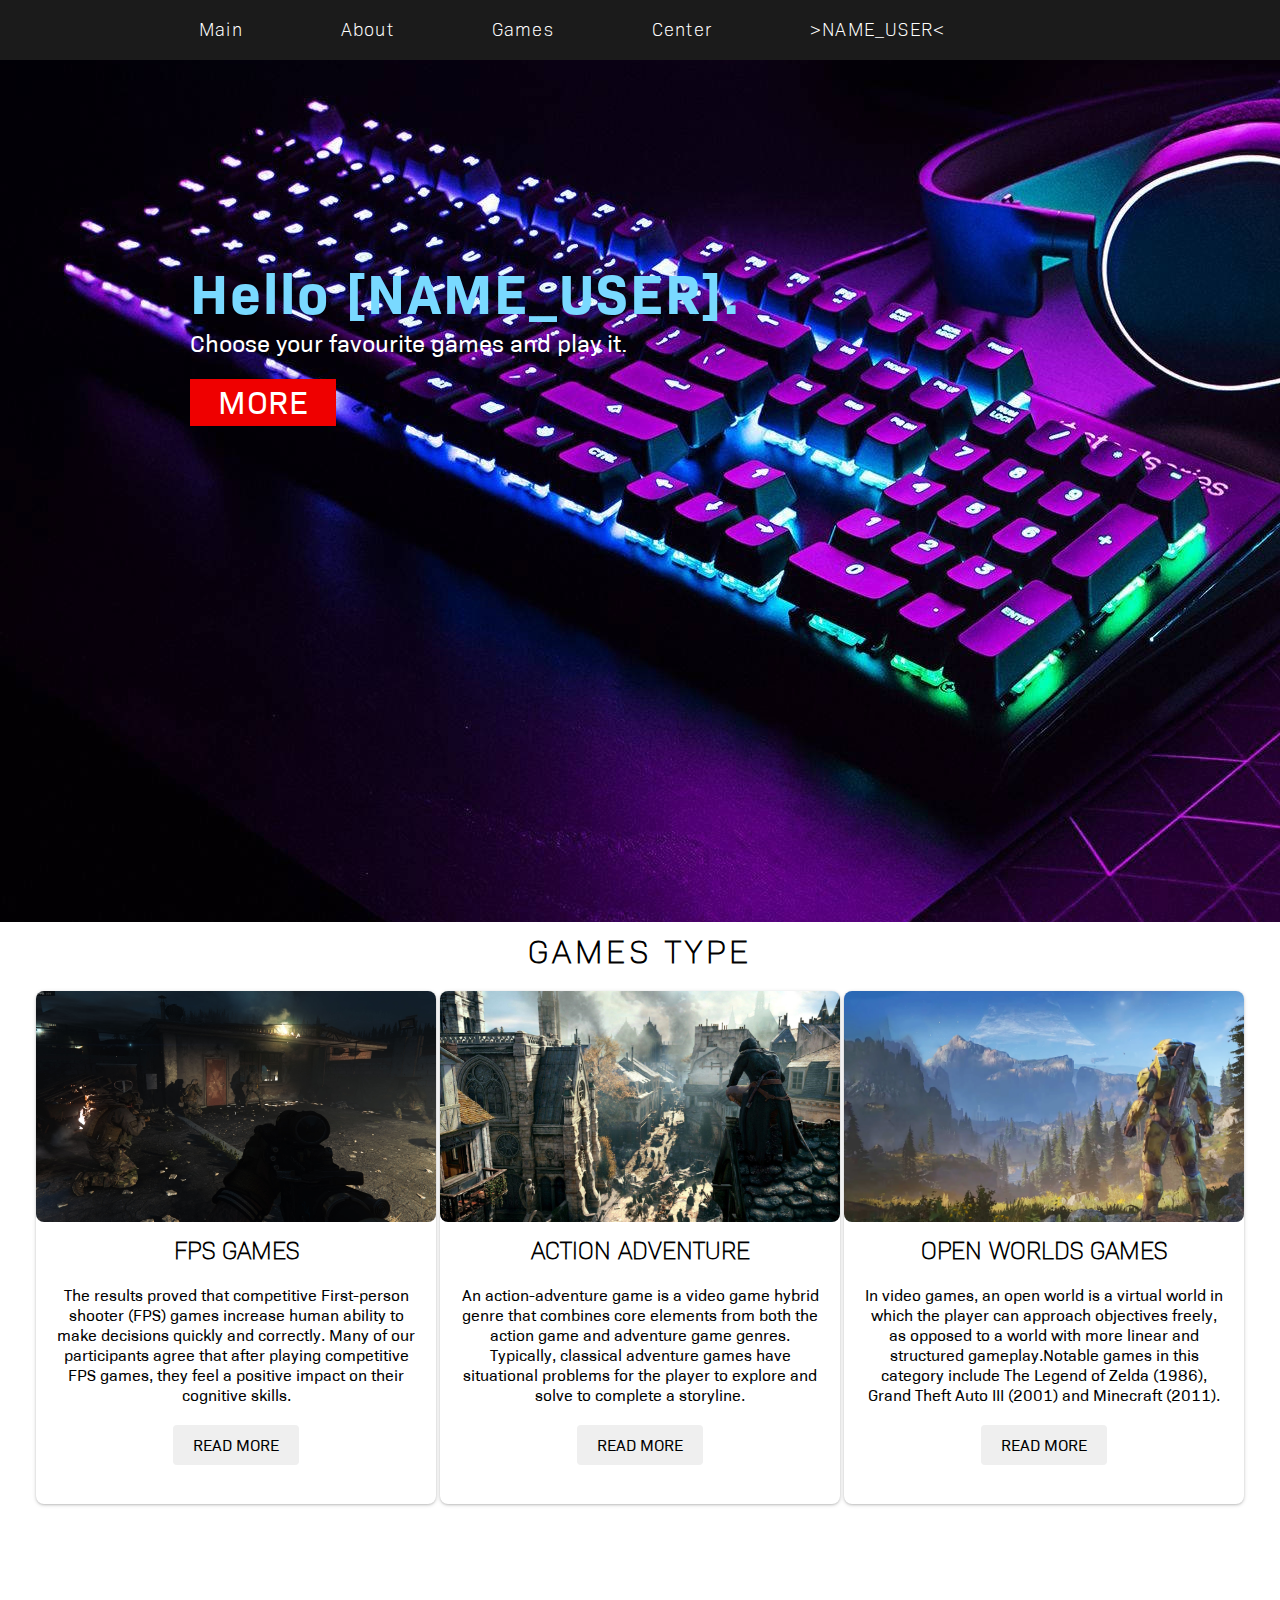
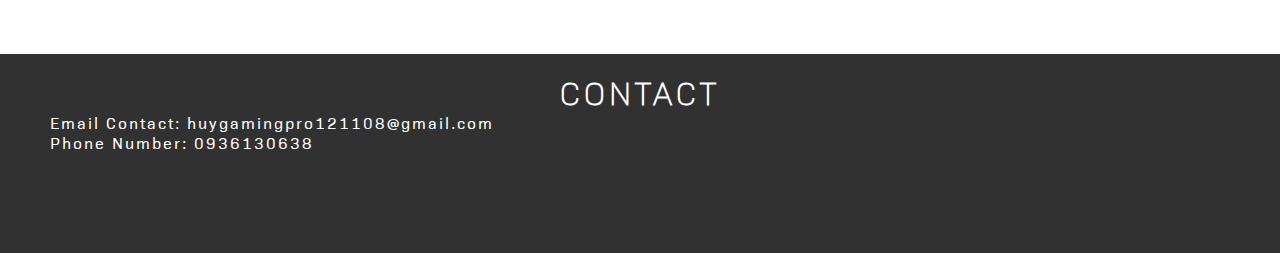
<file: user.html>
<!DOCTYPE html>
<html lang="en">

<head>
    <meta charset="UTF-8">
    <meta name="viewport" content="width=device-width, initial-scale=1.0">
    <title>Project Nexus</title>
    <link rel="stylesheet" href="./Assets/customize/header.css">
    <link rel="stylesheet" href="./Assets/customize/main.css">
    <link rel="stylesheet" href="./Assets/customize/footer.css">
</head>

<body>
    <div class="container">
        <nav>
            <ul class="menu">
                <li><a href="index.html">Main</a></li>
                <li><a href="about.html">About</a></li>
                <li><a href="games.html">Games</a>
                    <ul class="first-level-menu">
                        <li><a href="games.html">Open World</a></li>
                        <li><a href="games.html">Adven-Ac </a></li>
                        <li><a href="games.html">First Person</a>
                            <ul class="second-level-menu">
                                <li><a href="games.html">Call of Duty</a></li>
                                <li><a href="games.html">Counter-Strike</a></li>
                                <li><a href="">UI_OPTIONS_06</a></li>
                                <li><a href="">UI_OPTIONS_07</a></li>
                                <li><a href="">UI_OPTIONS_08</a></li>
                            </ul>
                        </li>
                    </ul>
                </li>
                <li><a href="">Center</a></li>
                <li><a href="">>NAME_USER<</a>
                    <ul class="second-level-menu">
                        <li><a href="account-profile.html">Profile</a></li>
                        <li><a href="#">Setting</a></li>
                        <li><a href="index.html">Logout</a></li>
                    </ul>
                </li>
            </ul>
        </nav>
        <div class="main-background">
            <h3>Hello [NAME_USER].</h3>
            <p>
                Choose your favourite games and play it.
            </p>
            <a href="sign-in.html">MORE</a>
        </div>
    </div>
    <div class="game-type-introduce">
        <div>
            <h2>GAMES TYPE</h2>
        </div>
        <div class="box">
            <div class="card">
                <img src="./Assets/img/fps-game-001.jpg" alt="">
                <h3>FPS GAMES</h3>
                <p>The results proved that competitive First-person shooter (FPS) games increase human ability to make
                    decisions quickly and correctly. Many of our participants agree that after playing competitive FPS
                    games, they feel a positive impact on their cognitive skills.</p>
                <a href=""><button>READ MORE</button></a>
            </div>
            <div class="card">
                <img src="./Assets/img/ac-ad-game-001.jpg" alt="">
                <h3>ACTION ADVENTURE</h3>
                <p>An action-adventure game is a video game hybrid genre that combines core elements from both the
                    action game and adventure game genres.
                    Typically, classical adventure games have situational problems for the player to explore and solve
                    to complete a storyline. </p>
                <a href=""><button>READ MORE</button></a>
            </div>
            <div class="card">
                <img src="./Assets/img/open-world-game-001.jpg" alt="">
                <h3>OPEN WORLDS GAMES</h3>
                <p>In video games, an open world is a virtual world in which the player can approach objectives freely,
                 as opposed to a world with more linear and structured gameplay.Notable games in this category include The Legend of Zelda (1986), Grand Theft Auto III (2001) and Minecraft (2011).</p>
                <a href=""><button>READ MORE</button></a>
            </div>
        </div>
    </div>
    <div class="footer">
        <h2>CONTACT</h2>
        <p>Email Contact: huygamingpro121108@gmail.com</p>
        <p>Phone Number: 0936130638</p>
    </div>

    <script src="./Assets/JS/script.js"></script>
</body>

</html>
</file>
<file: Assets/customize/header.css>
@font-face {
    font-family: "Bio Sans Lights";
    src: url(bio_sans_light.otf);
  }

/*----------------------------------------------------------------HEADER----------------------------------------------------------------*/
nav 
{
    background-color: #1b1b1b;
    height:60px;
}

nav::after
{
    content:'';
    clear:both;
    display: table;
}

nav ul{
    float:left;
    list-style: none;
    margin-right: 40px;
    position: relative;
}
.menu{
    margin-left:150px;
}
nav ul li{
    float:left;
    display: inline-block;
    margin:0 4px;
    background-color: #1b1b1b;
}
nav ul li a{
    text-decoration: none;
    line-height:60px;
    font-family: "Bio Sans Lights";
    font-size:18px;
    padding:8px 45px;
    color:white;
    letter-spacing: 1.2px;
}
nav ul li a:hover{
    color: #79D9FF;
    transition: 0.75s;
}

nav ul ul{
    position: absolute;
    top:60px;
    visibility: hidden;
}
nav ul li:hover > ul{
    visibility: visible;
}
nav ul ul li{
    position: relative;
    margin:0px;
    float:none;
    display: list-item;
    border-bottom: 1px solid rgba(0,0,0,0.3);
}
nav ul ul ul li{
    position: relative;
    top:-60px;
    left:142px;
}

/*---------------------------------------------------------------------------------------------------------------------------------------*/
</file>
<file: Assets/customize/main.css>
@font-face {
  font-family: "Bio Sans Regular";
  src: url(bio_sans_regular.ttf);
}

@font-face {
  font-family: "Bio Sans Bold";
  src: url(bio_sans_bold.otf);
}

@font-face {
  font-family: "Bio Sans Lights";
  src: url(bio_sans_light.otf);
}

@font-face {
  font-family: "Bio Sans ExtraLights";
  src: url(bio_sans_extralight.otf);
}

* {
  margin: 0px;
  padding: 0px;
  box-sizing: border-box;
  font-family: Calibri, "Bio Sans Regular";
  color: black;
}

a {
  text-decoration: none;
}

/*------------------------------------------------------------------------------------------------*/
#title {
  text-align: center;
  margin-top: 20px;
  font-family: "Bio Sans ExtraLights";
  letter-spacing: 5px;
  font-size: 40px;
  color: aliceblue;
}

/*=================================ABOUT MEMBERLIST==========================================================*/
.container .member-list>.box {
  width: 100%;
  display:block;
}

body {
  align-content: center;

}

;

.container {
  width: 100%;
}

.container>.member-list {
  text-align: center;
}

.member-list {
  margin-top: 30px;

  @media only screen and (min-width:768px) {
    width: 65rem;
    margin-left: auto;
    margin-right: auto;
  }
}

.box>h2 {
  font-size: 2.5rem;
  letter-spacing: 1.2px;
  color: gray;
  font-family: "Bio Sans ExtraLights";
}

.box>h5 {
  font-size: 1.5rem;
  color: white;
  font-family: "Bio Sans Lights";
  letter-spacing: 5px;
  margin-top: 12px;
}

.box>h3 {
  font-size: 20px;
  letter-spacing: 1.2px;
  color: red;
}

.box>p {
  font-size: 20px;
  letter-spacing: 1.2px;
  color: white;
  margin-top: 15px;
  margin-left: 200px;
  margin-right: 200px;
}

/*=================================================================================================*/
.container {
  background-image: url("../img/adventure-daylight-wallpaper.jpg");
  background-repeat: no-repeat;
  padding-bottom: 500px;
}

.main-background {
  margin-left: 190px;
}

.main-background>h3 {
  color: #79D9FF;
  margin-top: 200px;
  font-size: 3.5rem;
  font-family: "Bio Sans Bold";
  letter-spacing: 2px;
}

.main-background>p {
  color: white;
  font-size: 1.5rem;
  margin-bottom: 25px;
}

.main-background>a {
  font-size: 2rem;

  padding: 4px 28px;
  letter-spacing: 0.5px;
  border: none;
  background-color: #ef0000;
  color: white;
  text-decoration: none;
}

.main-background>a:hover {
  background-color: #8e1616;
  transition: 0.35s;
}

.box {
  background-image: none;
}

/*================================================================*/
/*=======================================================FLEXBOX================================================================*/
.game-type-introduce {
  margin-bottom: 150px;
  margin-top: 10px;

  @media only screen and (min-width: 768px) {
    margin-right: 32px;
    margin-left: 32px;
  }
}

.game-type-introduce h2 {
  text-align: center;
  font-family: "Bio Sans ExtraLights";
  font-size: 200%;
  letter-spacing: 4px;
}

.box {
  display: flex;
  justify-content: space-evenly;
  flex-wrap: wrap;
  margin-top:20px;
}

.box>.card {
  width: 400px;
  box-shadow: 0 0.0625rem 0.125rem #00000026, 0 0.0625rem 0.25rem #00000026;
  text-align: center;
  border-radius: 8px;
}

.box img{
  border-radius:8px;
}

.card>a>button{
  border:none;
  padding: 10px 20px 10px 20px;
  font-size:16px;
  margin-bottom: 20px;
  border-radius:4px;
}

.card>a>button:hover{
  background-color: #5caece;
  color:white;
  transition: 0.25s;
}
.box > .card > p{
  margin: 20px;
}

.card h3{
      margin-top:10px;
      font-family: "Bio Sans ExtraLights";
      font-size:24px;
}

.box>.card>img {
  width: 400px;
  height:45%;
}
.card p{
}
/*================================================================*/
</file>
<file: Assets/customize/footer.css>
@font-face {
    font-family: "Bio Sans Regular";
    src: url(bio_sans_regular.ttf);
  }
  
  @font-face {
    font-family: "Bio Sans Bold";
    src: url(bio_sans_bold.otf);
  }
  
  @font-face {
    font-family: "Bio Sans Lights";
    src: url(bio_sans_light.otf);
  }
  
  @font-face {
    font-family: "Bio Sans ExtraLights";
    src: url(bio_sans_extralight.otf);
  }
  
  * {
    margin: 0px;
    padding: 0px;
    box-sizing: border-box;
  }
.footer{
    background-color: #313131;
    padding-bottom:100px;
}

.footer h2{
    color:white;
    text-align: center;
    font-family: "Bio Sans ExtraLights";
    font-size: 200%;
    letter-spacing: 4px;
    padding-top:20px;
}
.footer p{
    color:white;
    margin-left:50px;
    letter-spacing: 2px;
}
</file>
<file: Assets/customize/games-battlefield-V.css>
/*------------------------------------------------------------------------------------------------*/
/*Bio Sans Font*/
@font-face {
  font-family: "Ubisoft Sans Regular";
  src: url(Ubisoft/Ubisoft-Sans-Regular.ttf);
}

@font-face {
  font-family: "Ubisoft Sans Bold";
  src: url(Ubisoft/Ubisoft-Sans-Bold.ttf);
}

@font-face {
  font-family: "Stratum Lights";
  src: url(bio_sans_light.otf);
}

@font-face {
  font-family: "Stratum ExtraLights";
  src: url(Modern-Warfare-III/Stratum-No1-ExtraLight.otf);
}
/*------------------------------------------------------------------------------------------------*/

* {
  margin: 0px;
  padding: 0px;
  box-sizing: border-box;
  font-family: "Ubisoft Sans Regular";
  color: black;
}

a {
  text-decoration: none;
}

/*------------------------------------------------------------------------------------------------*/
#title {
  text-align: center;
  margin-top: 20px;
  font-family: "Bio Sans ExtraLights";
  letter-spacing: 5px;
  font-size: 40px;
  color: aliceblue;
}
.container {
  background-image: url("../img/picture-ea-games-battlefield-v.jpg");
  background-repeat: no-repeat;
  padding-bottom: 500px;
  background-size:cover; 
}

.main-background {
  margin-left: 190px;
}

.main-background>h3 {
  color: black;
  margin-top: 200px;
  font-size: 3.5rem;
  font-family:"Ubisoft Sans Regular";
  letter-spacing: 2px;
}

.main-background>p {
  color: rgb(77, 77, 77);
  font-size: 1.5rem;
  margin-bottom: 25px;
  font-family:"Ubisoft Sans Regular", sans-serif;
}

.main-background>a {
  font-size: 1.5rem;
  font-family:Verdana, Geneva, Tahoma, sans-serif;
  padding: 4px 28px;
  letter-spacing: 0.5px;
  border: none;
  background-color: #806916;
  color: white;
  text-decoration: none;
  padding: 12px 20px;
}

.main-background>a:hover {
  transition: 0.35s;
  color: #806916;
  background-color: white;
}

.box {
  background-image: none;
}

/*--------------------------------------------------------------------------------------------------------------------*/
/*--------------------------------------------Game Image Introduce----------------------------------------------------*/
.A12B{
  background-color: white;
  background-repeat: repeat-y;
  padding-top:50px;
  padding-bottom:300px;
  display:block;
  justify-content: space-between;
}
.A12B>h1{
      font-family: "Stratum ExtraLights";
      text-align: center;
      color:white;
      font-size:2.5rem;
    }

.A12B .promotion-box{
/*None*/
  padding: 20px 50px 0px 50px;
}

.A12B .promotion-box img{
    width:400px;
    display: block;
    margin: 0 auto;
}

.A12B .promotion-box h4{
  color:black;
  font-family: "Ubisoft Sans Regular";
  margin-top: 10px;
}

.A12B .promotion-box p{
  color:black;
  font-family: "Ubisoft Sans Regular";
  margin-top: 5px;
}

/*--------------------------------Pre-order Game--------------------------------*/
.preorder-page{  background-color: #000000; padding-bottom:2px;}
.preorder-page h2{
  text-align: center;
  color: white;
  font-size: 3rem;
  font-family: "Stratum ExtraLights";
  letter-spacing: 2px;
}
.preorder-page>.preorder-box{
  display: flex;
  justify-content: space-around;
  width: 70%;
  margin: 40px auto;
}
.preorder-box{
  text-align: center;
}
.preorder-box button{
    font-size:1.6rem;
    font-family: "Ubisoft Sans Regular", sans-serif;
    border-radius: 100px;
    padding: 4px 28px;
    letter-spacing: 0.5px;
    border: none;
    background-color: rgb(0, 194, 72);
    color: black;
    margin: 15px 15px;
    border: 2px solid rgb(0, 194, 72);
}

.preorder-box button:hover{ 
    color: white;
    transition: 0.25s;
}
/*Game Options - Editon*/
.preorder-page{  background-image: url(../img/Assassin-Creed-Odyssey/ACOD_Background.webp)}
.preorder-box .game-options
{
  height:477.68px;
  background-color:#1B2025;
  margin:0.75rem;
  border-radius: 10px;
}

.preorder-box .game-options img
{
  width:121px;
  height:159px;
}

.preorder-box .game-options h4{
  color: white;
  font-family: "Ubisoft Sans Bold";
  margin-top:20px;
  font-size:20px;
  text-align: center;

}

.preorder-box .game-options li
{
  margin-top:15px;
  color:white;
  font-weight: 400;
  list-style:none;
  letter-spacing: 1px;
  font-size: 0.88rem;
  line-height: 1.38rem;
  margin-bottom: 2px;
  font-family: "Ubisoft Sans Regular";
}
.preorder-box .game-options ul 
{
  text-align: left;
  padding-left:25px;
}
.preorder-box .game-options p
{
  color:white;
}
/*----------------------------------------------------------------*/
/*Game Specs*/
.game-specs{background-color: #0D0D0D;}
.game-specs h2{
  font-family: "Ubisoft Sans Bold";
  text-align: center;
  color:white;
  padding-top:50px;
  font-size: 2.5rem;
}
.game-specs h3{
  color:white;
  margin-left:20px;
}

.game-specs ul li{
  color:white;
}
</file>
<file: Assets/customize/games-modern-warfare-II.css>
/*Bio Sans Font*/
@font-face {
  font-family: "Bio Sans Regular";
  src: url(bio_sans_regular.ttf);
}

@font-face {
  font-family: "Bio Sans Bold";
  src: url(bio_sans_bold.otf);
}

@font-face {
  font-family: "Bio Sans Lights";
  src: url(bio_sans_light.otf);
}

@font-face {
  font-family: "Bio Sans ExtraLights";
  src: url(bio_sans_extralight.otf);
}
/*------------------------------------------------------------------------------------------------*/
/*Bio Sans Font*/
@font-face {
  font-family: "Stratum Medium";
  src: url(Modern-Warfare-III/Stratum-No1-Medium.otf);
}

@font-face {
  font-family: "Stratum Bold";
  src: url(Modern-Warfare-III/Stratum-No1-Bold.otf);
}

@font-face {
  font-family: "Stratum Lights";
  src: url(bio_sans_light.otf);
}

@font-face {
  font-family: "Stratum ExtraLights";
  src: url(Modern-Warfare-III/Stratum-No1-ExtraLight.otf);
}
/*------------------------------------------------------------------------------------------------*/

* {
  margin: 0px;
  padding: 0px;
  box-sizing: border-box;
  font-family: Calibri, "Bio Sans Regular";
  color: black;
}

a {
  text-decoration: none;
}

/*------------------------------------------------------------------------------------------------*/
#title {
  text-align: center;
  margin-top: 20px;
  font-family: "Bio Sans ExtraLights";
  letter-spacing: 5px;
  font-size: 40px;
  color: aliceblue;
}
.container {
  background-image: url("../img/Modern-Warfare-II/picture-activision-modern-warfare-ii.png");
  background-repeat: no-repeat;
  padding-bottom: 500px;
  background-size:cover; 
}

.main-background {
  margin-left: 190px;
}

.main-background>h3 {
  color: white;
  margin-top: 200px;
  font-size: 3.5rem;
  font-family: "Stratum ExtraLights";
  letter-spacing: 2px;
}

.main-background>p {
  color: #000000;
  font-size: 1.5rem;
  margin-bottom: 25px;
  font-family: "Stratum Medium";
}

.main-background>a {
  font-size: 1.8rem;
  font-family: "Stratum Medium";
  padding: 4px 28px;
  letter-spacing: 0.5px;
  border: none;
  background-color: white;
  color: black;
  text-decoration: none;
}

.main-background>a:hover {
  background-color: #78ac35;
  transition: 0.35s;
  color:white;
}

.box {
  background-image: none;
}

/*--------------------------------------------------------------------------------------------------------------------*/
/*--------------------------------------------Game Image Introduce----------------------------------------------------*/
.A12B{
  background-image: url('../img/Modern-Warfare-II/MWII_2022_Topography.png');
  background-repeat: repeat-y;
  padding-top:50px;
  padding-bottom:300px;
  display:flex;
  justify-content: space-between;
}
.A12B>h1{
      font-family: "Stratum ExtraLights";
      text-align: center;
      color:white;
      font-size:2.5rem;
    }

.A12B .promotion-box{
/*None*/
  padding: 20px 50px 0px 50px;
}

.A12B .promotion-box img{
    width:400px;
    display: block;
    margin: 0 auto;
}

.A12B .promotion-box h4{
  color:white;
  font-family: "Stratum Medium";
  margin-top: 10px;
}

.A12B .promotion-box p{
  color:white;
  font-family: "Stratum Medium";
  margin-top: 5px;
}

/*--------------------------------Pre-order Game--------------------------------*/
.preorder-page{  background-color: #000000; padding-bottom:2px;}
.preorder-page h2{
  text-align: center;
  color: white;
  font-size: 2rem;
  font-family: "Bio Sans ExtraLights";
  letter-spacing: 10px;
}
.preorder-page>.preorder-box{
  margin-top:20px;
  display: flex;
  justify-content:center;
}
.box-flex{margin:20px;padding:40px;}
.preorder-box{
  text-align: center;
}

.box-flex img{
  width:150px;
}
/*Standard Editon*/

.preorder-box h3
{
  color:#ffffff;
  font-family: "Bio Sans ExtraLights";
  letter-spacing: 8px;
  font-size:15px;
}

.box-flex{
  border: 1.5px solid #ffffff;
  border-radius: 4px;
  background-image:url(/Assets/img/Button-Hover/MW2019-Style.png);
}
.box-flex:hover{
  border: 2px groove #97cde1;
  transition: 0.25s;
  background-image:url(/Assets/img/Button-Hover/MW2019-Style-Hover.png);
}
/*----------------------------------------------------------------*/
</file>
<file: Assets/customize/games-modern-warfare.css>
/*Bio Sans Font*/
@font-face {
  font-family: "Bio Sans Regular";
  src: url(bio_sans_regular.ttf);
}

@font-face {
  font-family: "Bio Sans Bold";
  src: url(bio_sans_bold.otf);
}

@font-face {
  font-family: "Bio Sans Lights";
  src: url(bio_sans_light.otf);
}

@font-face {
  font-family: "Bio Sans ExtraLights";
  src: url(bio_sans_extralight.otf);
}
/*------------------------------------------------------------------------------------------------*/

* {
  margin: 0px;
  padding: 0px;
  box-sizing: border-box;
  font-family: "Bio Sans Regular";
  color: black;
}

a {
  text-decoration: none;
}

/*------------------------------------------------------------------------------------------------*/
#title {
  text-align: center;
  margin-top: 20px;
  font-family: "Bio Sans ExtraLights";
  letter-spacing: 5px;
  font-size: 40px;
  color: aliceblue;
}
.container {
  background-image: url("../img/picture-activision-modern-warfare.png");
  background-repeat: no-repeat;
  padding-bottom: 500px;
  background-size:cover; 
}

.main-background {
  margin-left: 190px;
}

.main-background>h3 {
  color: white;
  margin-top: 200px;
  font-size: 3.5rem;
  font-family: "Bio Sans ExtraLights";
  letter-spacing: 2px;
}

.main-background>p {
  color: #9c9c9c;
  font-size: 1.5rem;
  margin-bottom: 25px;
  font-family: "Bio Sans Regular";
}

.main-background>a {
  font-size: 1.8rem;
  font-family: "Bio Sans Bold";
  padding: 4px 28px;
  letter-spacing: 0.5px;
  border: none;
  background-image:url(/Assets/img/Button-Hover/MW2019-Style.png);
  color: #597985;
  text-decoration: none;
}

.main-background>a:hover {
  color: #97cde1;
  background-image:transparent;
  font-weight: 133px;
  transition: 0.35s;
}

.box {
  background-image: none;
}

/*--------------------------------------------------------------------------------------------------------------------*/
/*--------------------------------------------Game Image Introduce----------------------------------------------------*/
.A12B{
  background-image: url('../img/Modern-Warfare-II/MWII_2022_Topography.png');
  background-repeat: repeat-y;
  padding-top:50px;
  padding-bottom:300px;
  display:flex;
  justify-content:center;
}
.A12B>h1{
      font-family: "Bio Sans ExtraLights";
      text-align: center;
      color:white;
      font-size:2.5rem;
    }

.A12B .promotion-box{
/*None*/

}

.A12B .promotion-box img{
    width:500px;
    display: block;
    margin: 0 auto;
}

.A12B .promotion-box h4{
  color: #a59d95;
  font-family: "Bio Sans Regular";
  margin-top: 10px;
  font-size:2rem;
}

.A12B .promotion-box p{
  color:white;
  font-family: "Bio Sans Regular";
  margin-top: 5px;
}

/*--------------------------------Pre-order Game--------------------------------*/
.preorder-page{  background-color: #000000; padding-bottom:2px;}
.preorder-page h2{
  text-align: center;
  color: white;
  font-size: 2rem;
  font-family: "Bio Sans ExtraLights";
  letter-spacing: 10px;
}
.preorder-page>.preorder-box{
  margin-top:20px;
  display: flex;
  justify-content:center;
}
.box-flex{margin:20px;padding:40px;}
.preorder-box{
  text-align: center;
}

.box-flex img{
  width:150px;
}
/*Standard Editon*/

.preorder-box h3
{
  color:#ffffff;
  font-family: "Bio Sans ExtraLights";
  letter-spacing: 8px;
  font-size:15px;
}

.box-flex{
  border: 1.5px solid #ffffff;
  border-radius: 4px;
  background-image:url(/Assets/img/Button-Hover/MW2019-Style.png);
}
.box-flex:hover{
  border: 2px groove #97cde1;
  transition: 0.25s;
  background-image:url(/Assets/img/Button-Hover/MW2019-Style-Hover.png);
}
/*----------------------------------------------------------------*/
</file>
<file: Assets/customize/games.css>
@font-face {
  font-family: "Bio Sans Regular";
  src: url(bio_sans_regular.ttf);
}

@font-face {
  font-family: "Bio Sans Bold";
  src: url(bio_sans_bold.otf);
}

@font-face {
  font-family: "Bio Sans Lights";
  src: url(bio_sans_light.otf);
}

@font-face {
  font-family: "Bio Sans ExtraLights";
  src: url(bio_sans_extralight.otf);
}

* {
  margin: 0px;
  padding: 0px;
  box-sizing: border-box;
  font-family: Calibri, "Bio Sans Regular";
  color: black;
}

a {
  text-decoration: none;
}

/*------------------------------------------------------------------------------------------------*/
#title {
  text-align: center;
  margin-top: 20px;
  font-family: "Bio Sans ExtraLights";
  letter-spacing: 5px;
  font-size: 40px;
  color: aliceblue;
}

/*=================================ABOUT MEMBERLIST==========================================================*/
.container .member-list>.box {
  width: 100%;
  display:block;
}

body {
  align-content: center;

}

;

.container {
  width: 100%;
}

.container>.member-list {
  text-align: center;
}

.member-list {
  margin-top: 30px;

  @media only screen and (min-width:768px) {
    width: 65rem;
    margin-left: auto;
    margin-right: auto;
  }
}

.box>h2 {
  font-size: 2.5rem;
  letter-spacing: 1.2px;
  color: gray;
  font-family: "Bio Sans ExtraLights";
}

.box>h5 {
  font-size: 1.5rem;
  color: white;
  font-family: "Bio Sans Lights";
  letter-spacing: 5px;
  margin-top: 12px;
}

.box>h3 {
  font-size: 20px;
  letter-spacing: 1.2px;
  color: red;
}

.box>p {
  font-size: 20px;
  letter-spacing: 1.2px;
  color: white;
  margin-top: 15px;
  margin-left: 200px;
  margin-right: 200px;
}

/*=================================================================================================*/
.container {
  background-image: url("../img/adventure-daylight-wallpaper.jpg");
  background-repeat: no-repeat;
  padding-bottom: 500px;
}

.main-background {
  margin-left: 190px;
}

.main-background>h3 {
  color: cyan;
  margin-top: 200px;
  font-size: 3.5rem;
  font-family: "Bio Sans Bold";
  letter-spacing: 2px;
}

.main-background>p {
  color: white;
  font-size: 1.5rem;
  margin-bottom: 25px;
}

.main-background>a {
  font-size: 2rem;

  padding: 4px 28px;
  letter-spacing: 0.5px;
  border: none;
  background-color: rgb(237, 38, 38);
  color: white;
  text-decoration: none;
}

.main-background>a:hover {
  background-color: rgb(190, 18, 18);
  transition: 0.35s;
}

.box {
  background-image: none;
}

/*================================================================*/
/*=======================================================FLEXBOX================================================================*/
.games-list {
  margin-bottom: 150px;
  margin-top: 10px;

  @media only screen and (min-width: 768px) {
    margin-right: 32px;
    margin-left: 32px;
  }
}

.games-list h2 {
  text-align: center;
  font-family: "Bio Sans ExtraLights";
  font-size: 200%;
  letter-spacing: 4px;
}

.box {
  display: flex;
  justify-content: space-evenly;
  flex-wrap: wrap;
  margin-top:20px;
}

.box>.card {
  width: 300px;
  box-shadow: 0 0.0625rem 0.125rem #00000026, 0 0.0625rem 0.25rem #00000026;
  text-align: center;
  border-radius: 8px;
}
.box>.card>img {
  width: 300px;
  height:38.5%;
  border-radius:8px;
}

.card>a>button{
  border:none;
  padding: 10px 20px 10px 20px;
  font-size:16px;
  margin-bottom: 20px;
  border-radius:4px;
}

.card>a>button:hover{
  background-color:rgb(122, 191, 18);
  color:white;
  transition: 0.25s;
  padding: 10px 20px 10px 20px;  
}
.box > .card > p{
  margin: 20px;
}

.card h3{
      margin-top:10px;
      font-family: "Bio Sans ExtraLights";
      font-size:24px;
}
.card p{
}

.games-list h3{
  font-family: "Bio Sans ExtraLights";
  letter-spacing: 0.25cm;
  font-size:1.5rem;
  margin-top: 25px;
}
/*================================================================*/
</file>
<file: Assets/customize/sign-in.css>
@font-face {
  font-family: "StratumNo1Medium";
  src: url(/Assets/customize/Modern-Warfare-II/Stratum-No1-Medium.otf);
}

@font-face {
  font-family: "Bio Sans Lights";
  src: url(bio_sans_light.otf);
}

@font-face {
  font-family: "Bio Sans Bold";
  src: url(bio_sans_bold.otf);
}
*{font-family: "Bio Sans Regular";}
body
{
  background-image: url(../img/gaming-wallpaper.jpg);
  font-family: "StratumNo1Medium";
}
#message{
    color: red;
    font-family: "StratumNo1Medium";
}
section{
    display: flex;
    justify-content: center;
    align-items: center;
    min-height: 100vh;
    width: 100%;
    background-position: center;
    background-size: cover;
}
form p{
    text-align: center;
    font-family: "StratumNo1Medium";
    margin-bottom:40px;
    font-size: 1.1rem;
    color:white;
}
.form-box{
    position: relative;
    width: 480px;
    height: 650px;
    background-color: #1b1b1b;
    border: 2px solid rgba(134, 133, 133, 0.5);
    border-radius: 20px;
    backdrop-filter: blur(15px);
    display: flex;
    justify-content: center;

}
h2{
    font-size: 2.2em;
    color: #da1010;
    text-align: center;
    margin-top:60px;
}
.inputbox{
    position: relative;
    margin: 30px 0;
    width: 365px;
    border-bottom: 2px solid #7e7979;
}
.inputbox label{
    position: absolute;
    margin-top:-25px;
    left: 5px;
    color: #ffffff;
    font-size: 1.14rem;
    pointer-events: none;
    transition: .5s;
    font-family: "StratumNo1Medium";
}
.inputbox input {
    width: 100%;
    height: 50px;
    background: transparent;
    border: none;
    outline: none;
    font-size: 1em;
    color: #ff6262;
    font-family: "StratumNo1Medium";
    min-height: calc(1.5em + 1rem + calc(var(--bs-border-width) * 2));
    padding: 0.5rem 1rem;
    font-size: 1.25rem;
    border-radius: var(--bs-border-radius-lg);
}
.inputbox ion-icon{
    position: absolute;
    right: 8px;
    color: #fff;
    font-size: 1.2em;
    top: 20px;
}
.forget{
    margin: -15px 0 15px ;
    font-size: .9em;
    color: #ffffff;
    display: flex;
    justify-content: space-between;  
}

.forget label input{
    margin-right: 3px;
    font-size: 1.1rem;
    
}
.forget label a{
    color: #ffffff;
    text-decoration: underline;
    font-family: "StratumNo1Medium";
    font-size:1em;
}
.forget label a:hover{
    text-decoration: underline;
    font-family: "Bio Sans Lights";
    font-size:0.9em;
}
button{
    width: 100%;
    height: 50px;
    border-radius: 10px;
    color:white;
    background:red;
    border: none;
    outline: none;
    cursor: pointer;
    font-size: 1.5em;
    font-weight: 600;
    margin-top:40px;
    font-family: "Bio Sans Lights";
}
button:hover{
  color:white;
  background:rgb(171, 4, 4);
  transition: 0.25s;
}
.register{
    font-size: .9em;
    color: #ffffff;
    text-align: center;
    margin: 25px 0 10px;
}
.register p a{
    text-decoration: none;
    color: #ffffff;
    font-weight: 600;
    text-decoration: underline;
}
.register p a:hover{
    text-decoration: underline;
    color: #ff0000;
    transition: 0.25s;
}
</file>
